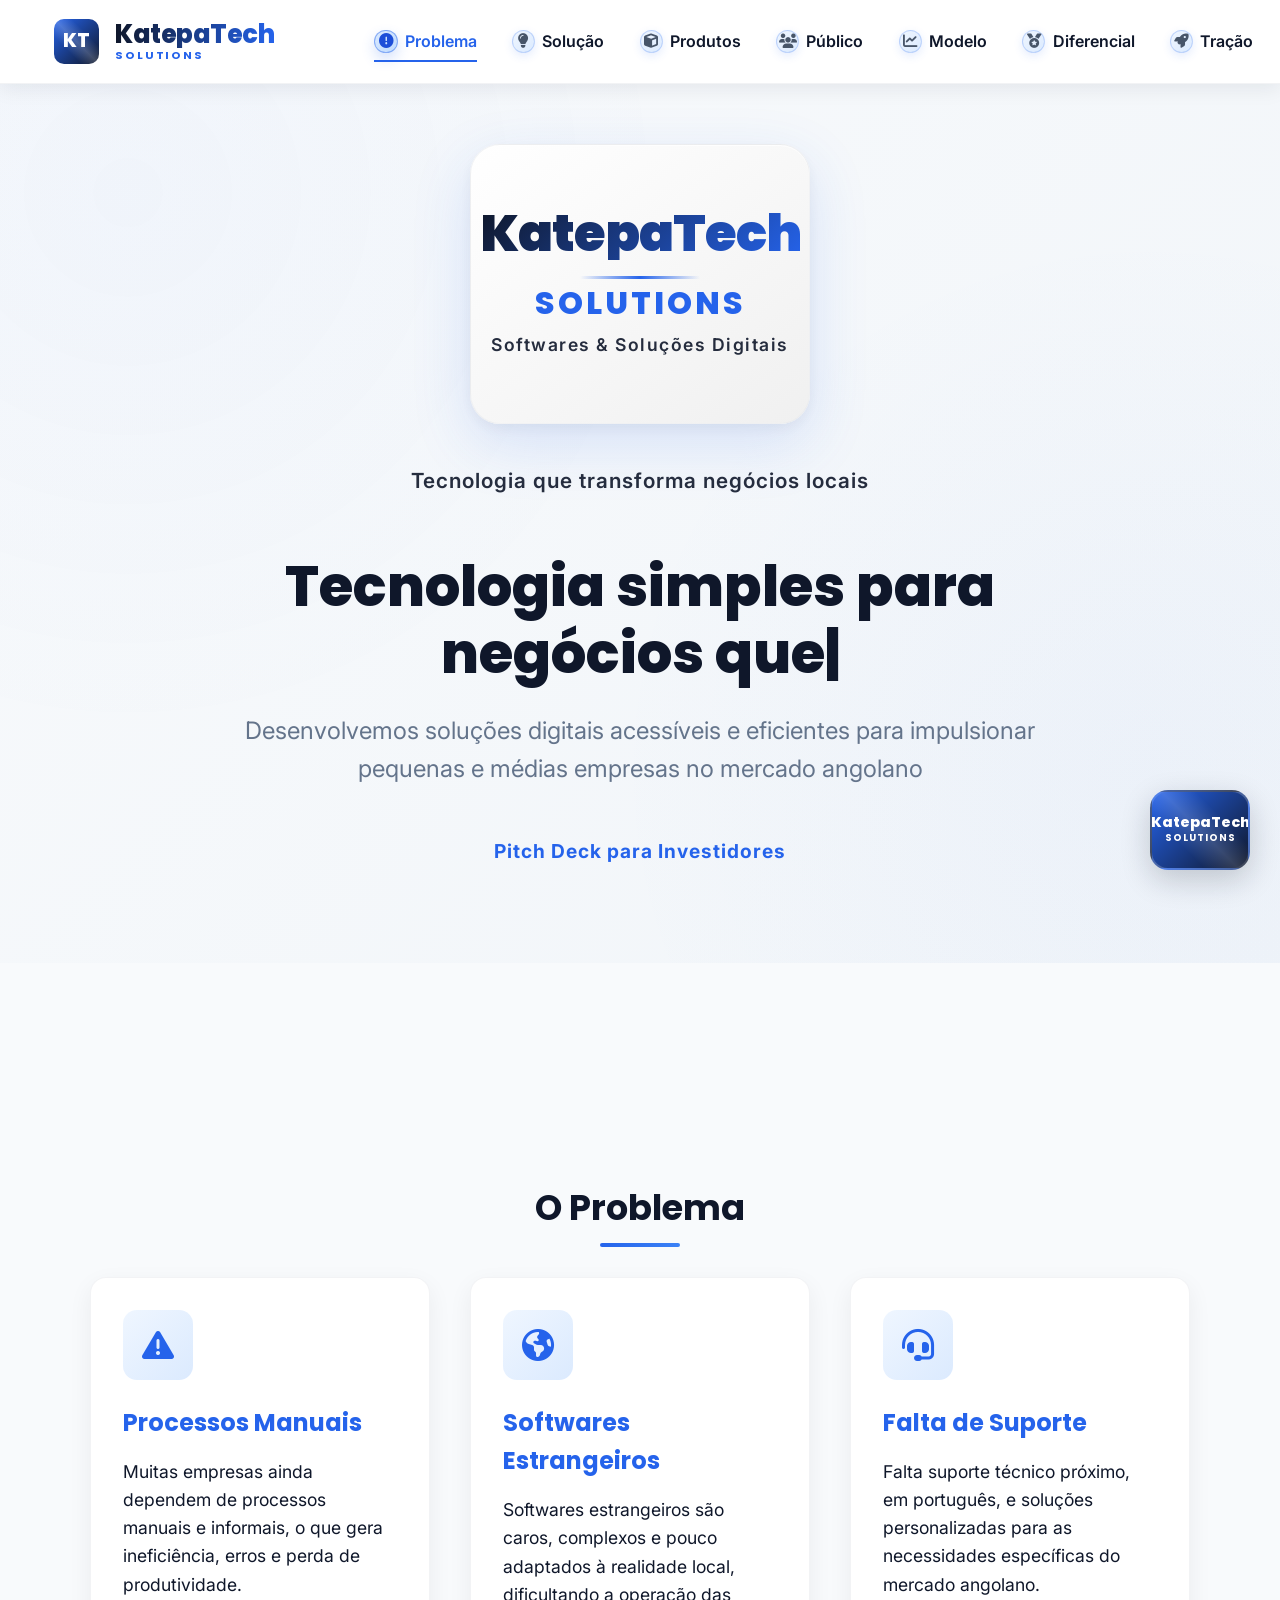
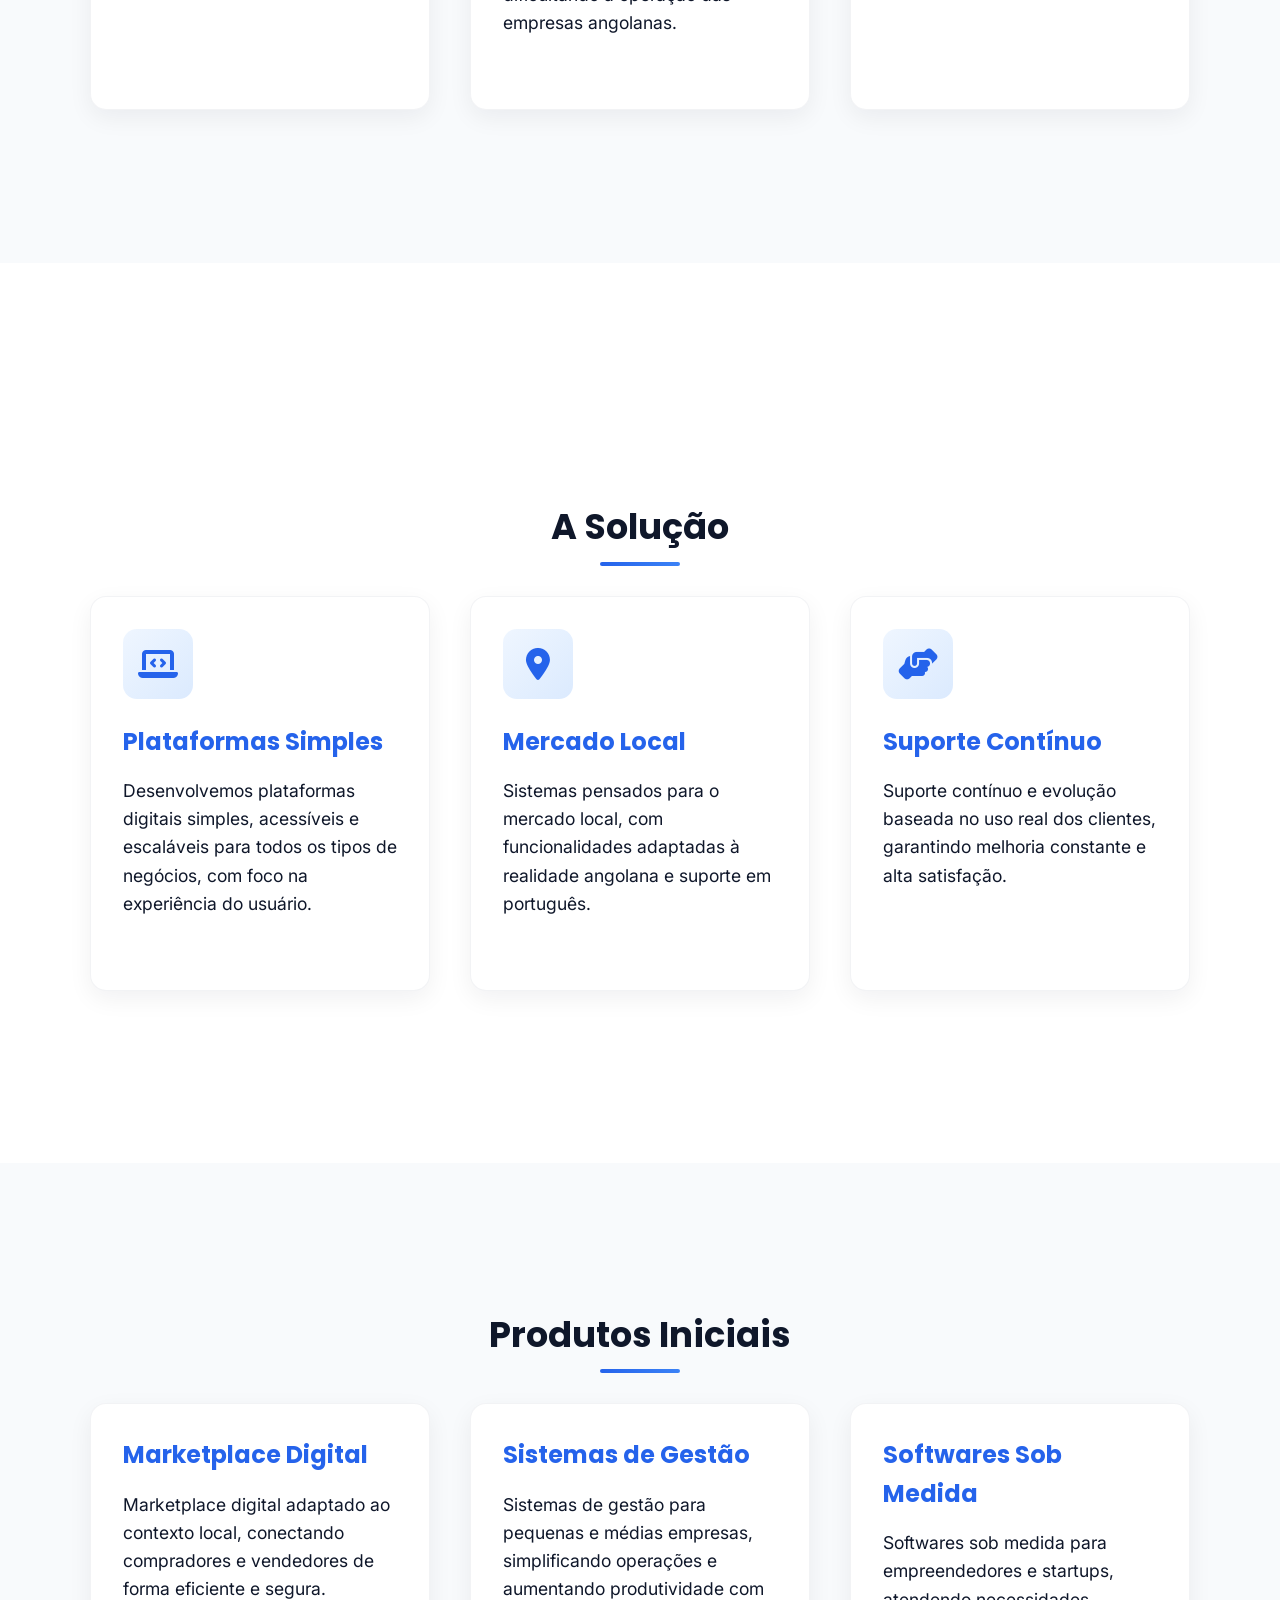
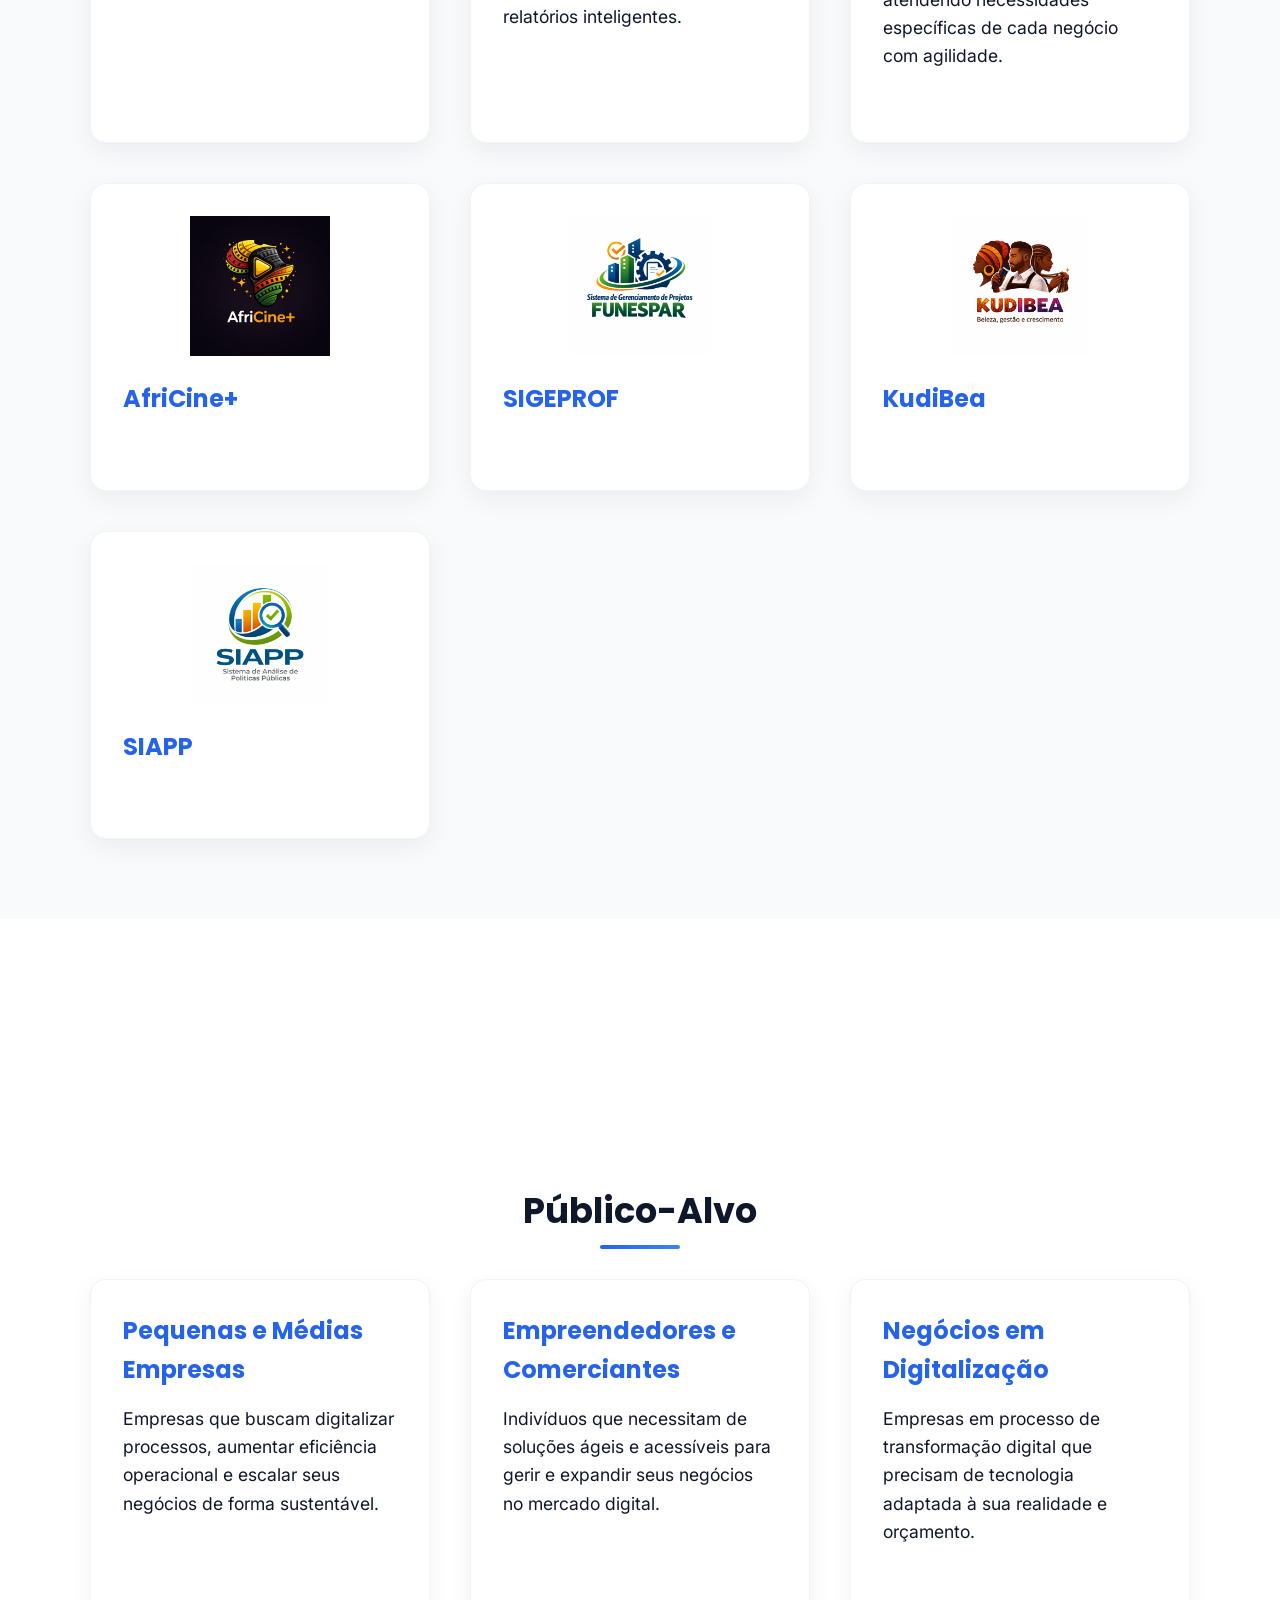
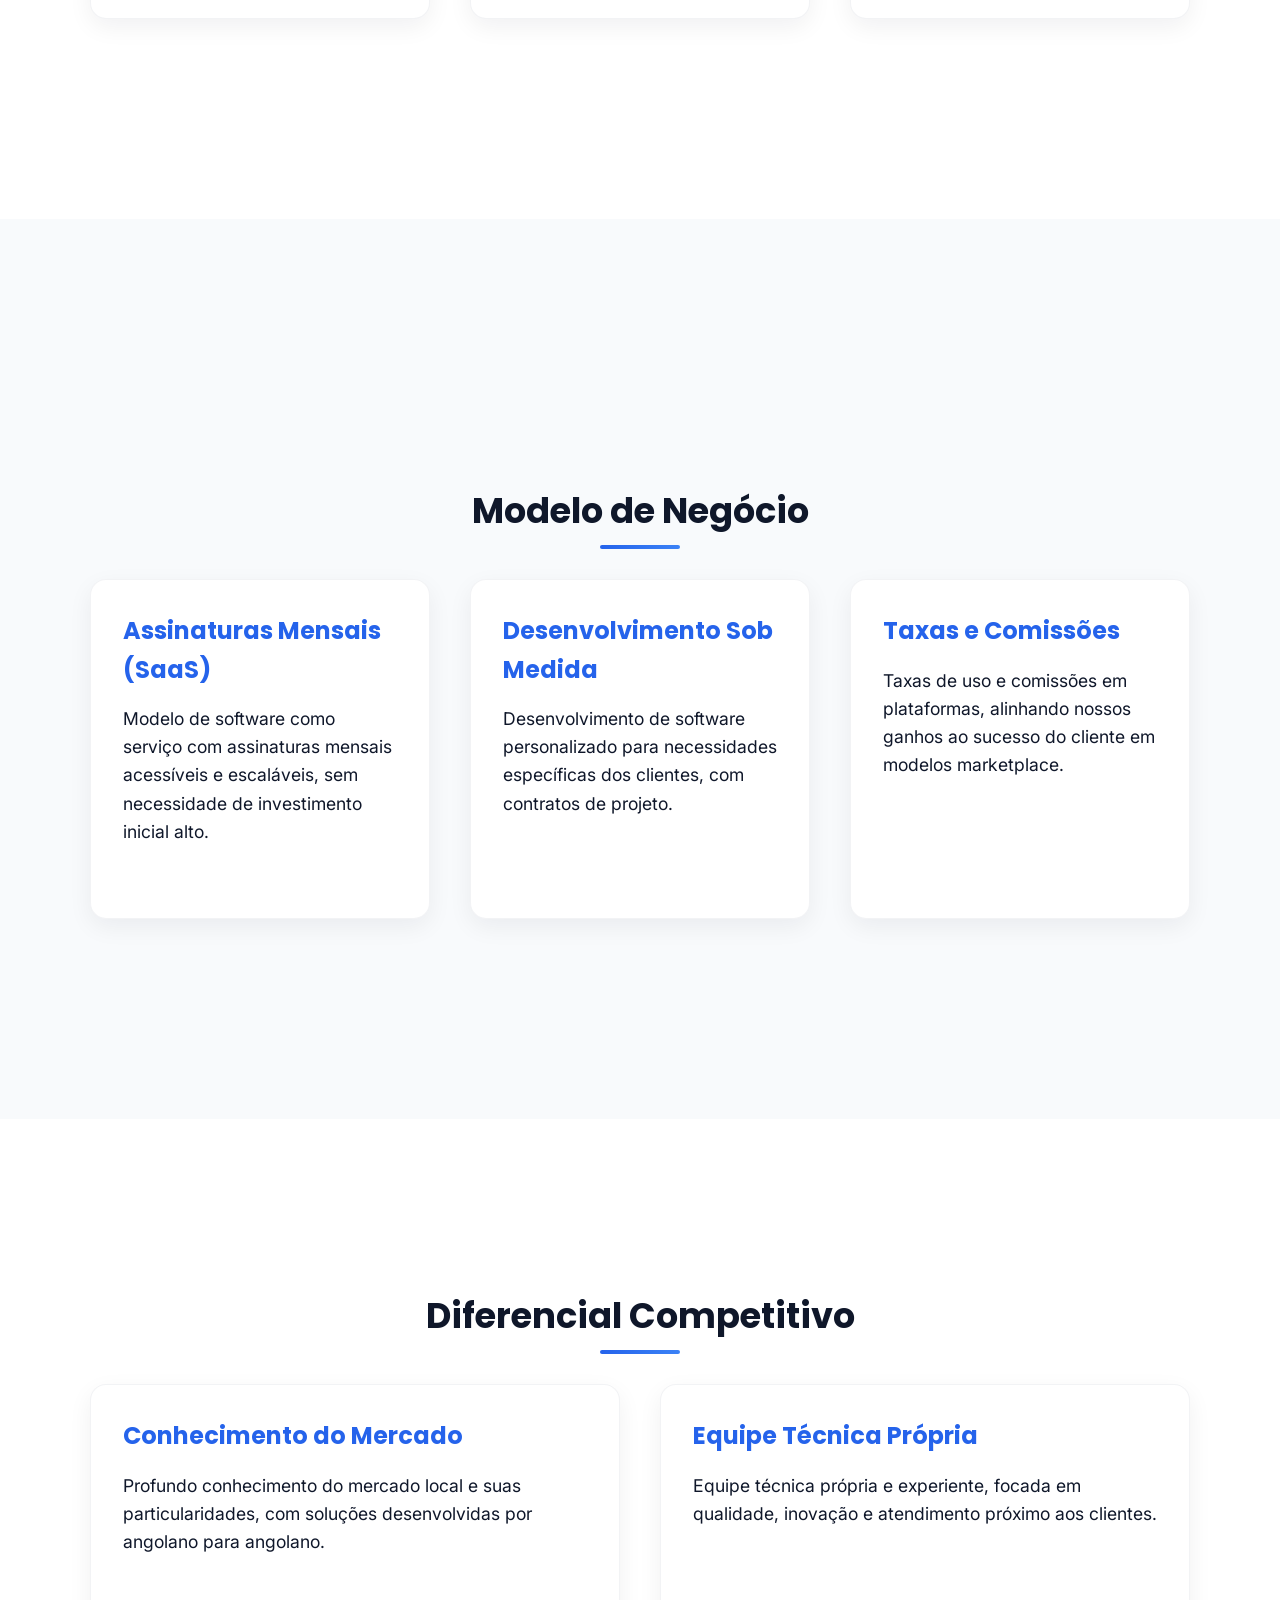
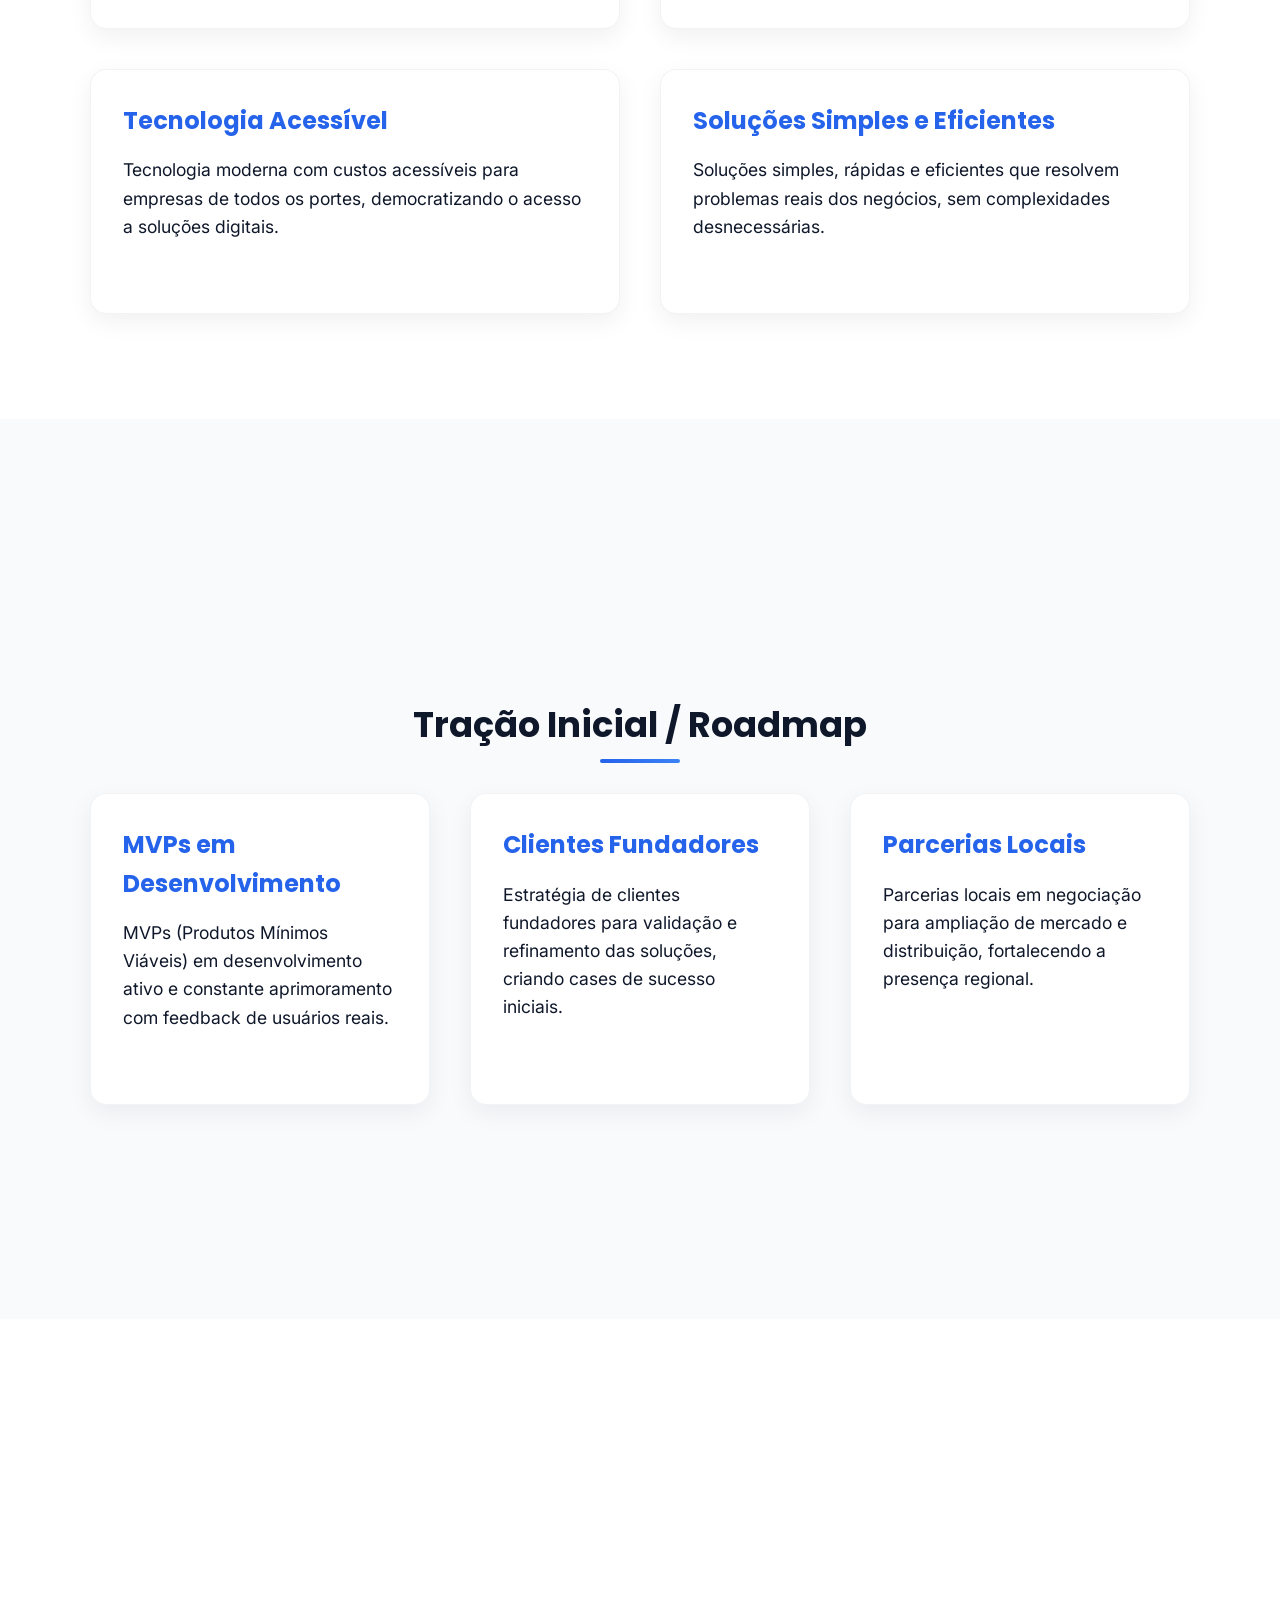
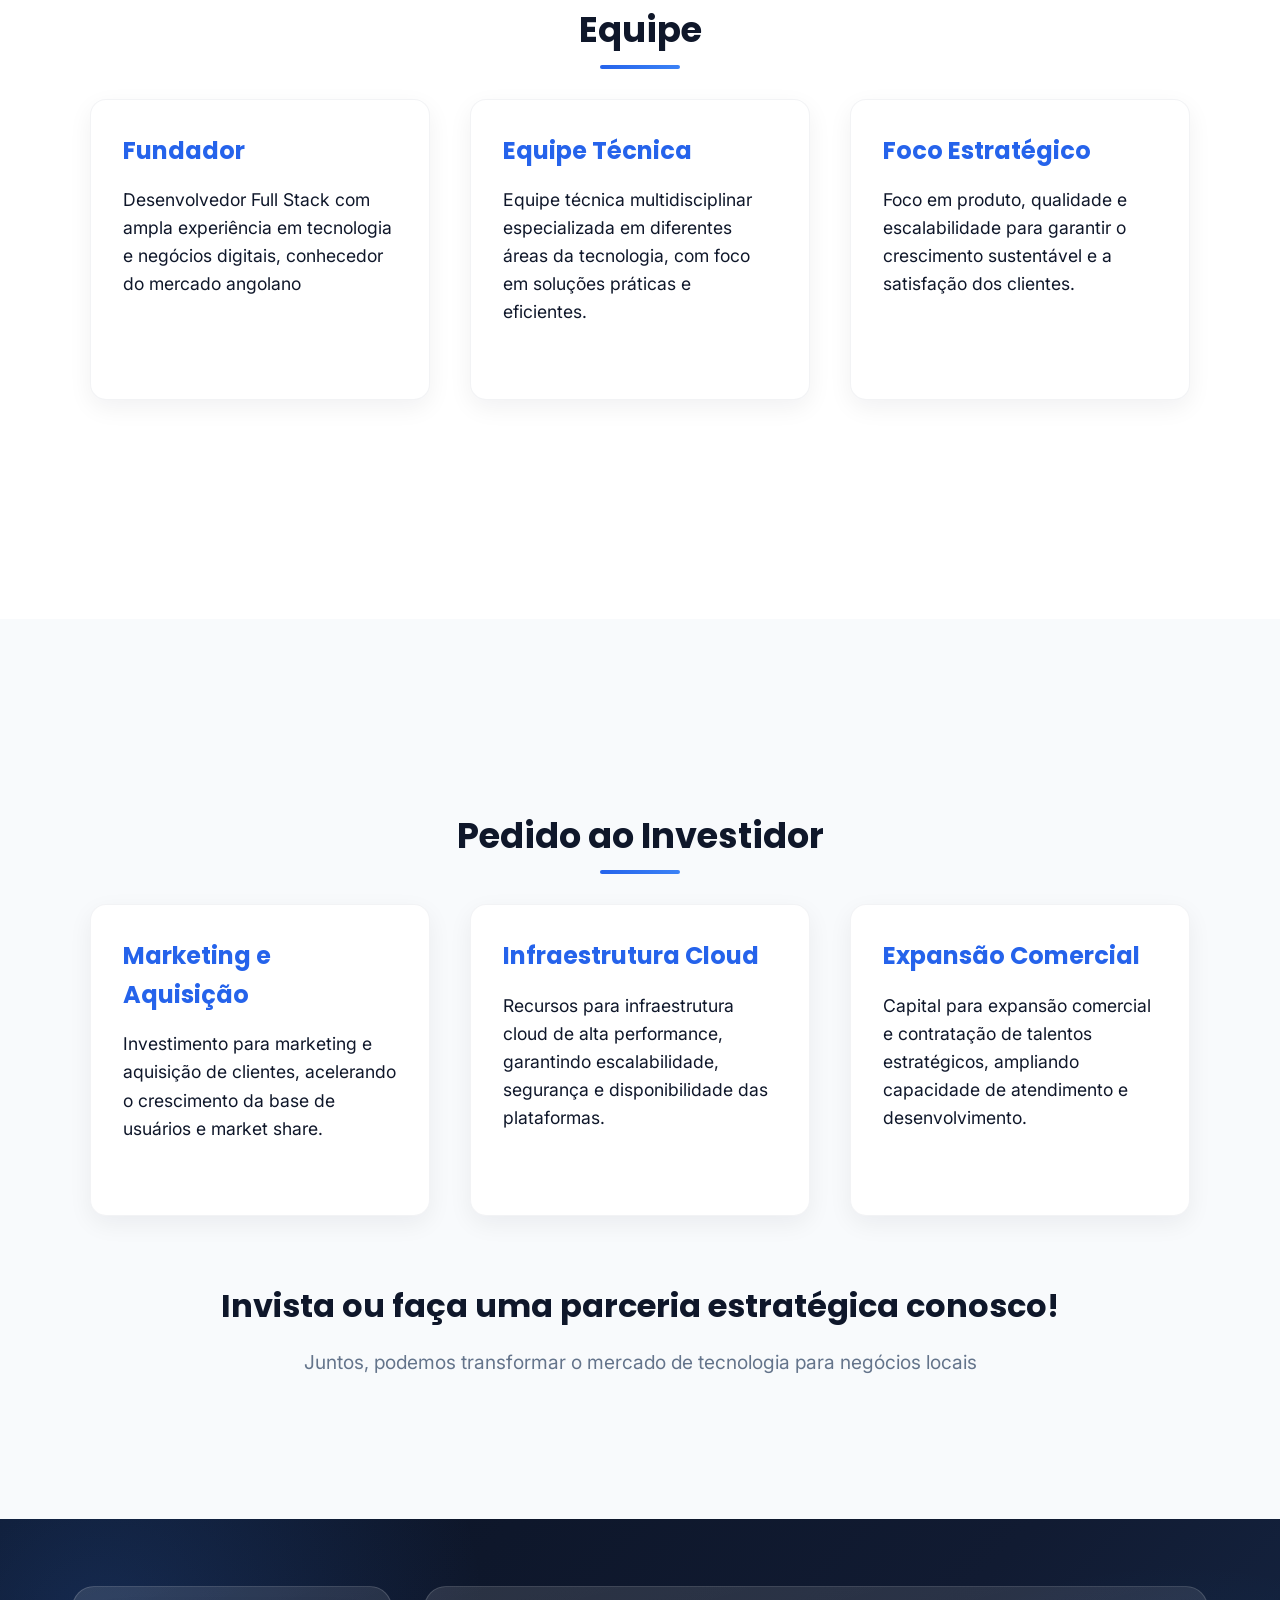
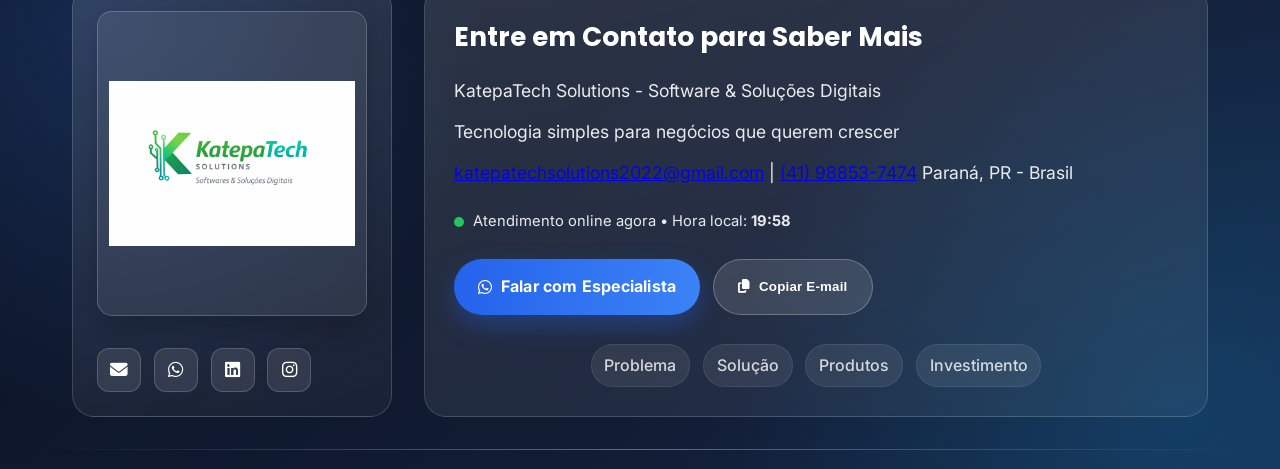
<file: index.html>
<!DOCTYPE html>
<html lang="pt-BR">
<head>
    <meta charset="UTF-8">
    <meta name="viewport" content="width=device-width, initial-scale=1.0">
    <title>KatepaTech Solutions - Tecnologia simples para negócios que querem crescer</title>
    <link rel="preconnect" href="https://fonts.googleapis.com">
    <link rel="preconnect" href="https://fonts.gstatic.com" crossorigin>
    <link href="https://fonts.googleapis.com/css2?family=Poppins:wght@700;800;900&family=Inter:wght@400;500;600;700&display=swap" rel="stylesheet">
    <link rel="stylesheet" href="https://cdnjs.cloudflare.com/ajax/libs/font-awesome/6.4.0/css/all.min.css">
        <link rel="stylesheet" href="css/style.css">
</head>
<body>
    <!-- Barra de progresso -->
    <div class="scroll-progress">
        <div class="progress-bar" id="progressBar"></div>
    </div>
    
    <!-- Navegação -->
    <nav>
        <div class="nav-container">
            <a href="#capa" class="logo-nav">
                <div class="logo-graphic">
                    <span style="font-family: 'Poppins', sans-serif; font-weight: 800; font-size: 1.2rem; color: white;">KT</span>
                </div>
                <div class="logo-text">
                    <span class="logo-text-main">KatepaTech</span>
                    <span class="logo-text-sub">Solutions</span>
                </div>
            </a>
            <div class="nav-links" id="mainNavLinks">
                <a href="#problema"><i class="fas fa-circle-exclamation"></i> Problema</a>
                <a href="#solucao"><i class="fas fa-lightbulb"></i> Solução</a>
                <a href="#produtos"><i class="fas fa-cube"></i> Produtos</a>
                <a href="#publico"><i class="fas fa-users"></i> Público</a>
                <a href="#modelo"><i class="fas fa-chart-line"></i> Modelo</a>
                <a href="#diferencial"><i class="fas fa-medal"></i> Diferencial</a>
                <a href="#tracao"><i class="fas fa-rocket"></i> Tração</a>
                <a href="#equipe"><i class="fas fa-user-tie"></i> Equipe</a>
                <a href="#pedido"><i class="fas fa-handshake"></i> Investimento</a>
            </div>
            <button class="mobile-menu-btn" type="button" aria-label="Abrir menu" aria-controls="mainNavLinks" aria-expanded="false">
                <i class="fas fa-bars"></i>
            </button>
        </div>
    </nav>
    <button class="nav-backdrop" id="navBackdrop" type="button" aria-label="Fechar menu"></button>
    
    <!-- Logo flutuante -->
    <div class="floating-logo" id="floatingLogo">
        <div class="floating-logo-top">KatepaTech</div>
        <div class="floating-logo-bottom">SOLUTIONS</div>
    </div>
    
    <!-- Slide 1 - Capa -->
    <section id="capa" class="slide capa">
        <div class="capa-content">
            <div class="logo-hero-container">
                <div class="logo-hero">
                    <div class="logo-hero-top">KatepaTech</div>
                    <div class="logo-hero-divider"></div>
                    <div class="logo-hero-middle">SOLUTIONS</div>
                    <div class="logo-hero-bottom">Softwares & Soluções Digitais</div>
                    <div class="logo-hero-glow"></div>
                </div>
                <div class="hero-tagline">Tecnologia que transforma negócios locais</div>
            </div>
            
            <h1 class="fade-in">Tecnologia simples para negócios que querem crescer</h1>
            <p class="subtitulo fade-in delay-1">Desenvolvemos soluções digitais acessíveis e eficientes para impulsionar pequenas e médias empresas no mercado angolano</p>
            <p class="rodape fade-in delay-2">Pitch Deck para Investidores</p>
        </div>
    </section>
    
    <!-- Slide 2 - O Problema -->
    <section id="problema" class="slide">
        <div class="container">
            <div class="slide-content">
                <h2 class="fade-in">O Problema</h2>
                <div class="grid-3">
                    <div class="problema-item fade-in delay-1">
                        <i class="fas fa-exclamation-triangle"></i>
                        <h3>Processos Manuais</h3>
                        <p>Muitas empresas ainda dependem de processos manuais e informais, o que gera ineficiência, erros e perda de produtividade.</p>
                    </div>
                    <div class="problema-item fade-in delay-2">
                        <i class="fas fa-globe-americas"></i>
                        <h3>Softwares Estrangeiros</h3>
                        <p>Softwares estrangeiros são caros, complexos e pouco adaptados à realidade local, dificultando a operação das empresas angolanas.</p>
                    </div>
                    <div class="problema-item fade-in delay-3">
                        <i class="fas fa-headset"></i>
                        <h3>Falta de Suporte</h3>
                        <p>Falta suporte técnico próximo, em português, e soluções personalizadas para as necessidades específicas do mercado angolano.</p>
                    </div>
                </div>
            </div>
        </div>
    </section>
    
    <!-- Slide 3 - A Solução -->
    <section id="solucao" class="slide">
        <div class="container">
            <div class="slide-content">
                <h2 class="fade-in">A Solução</h2>
                <div class="grid-3">
                    <div class="solucao-item fade-in delay-1">
                        <i class="fas fa-laptop-code"></i>
                        <h3>Plataformas Simples</h3>
                        <p>Desenvolvemos plataformas digitais simples, acessíveis e escaláveis para todos os tipos de negócios, com foco na experiência do usuário.</p>
                    </div>
                    <div class="solucao-item fade-in delay-2">
                        <i class="fas fa-map-marker-alt"></i>
                        <h3>Mercado Local</h3>
                        <p>Sistemas pensados para o mercado local, com funcionalidades adaptadas à realidade angolana e suporte em português.</p>
                    </div>
                    <div class="solucao-item fade-in delay-3">
                        <i class="fas fa-hands-helping"></i>
                        <h3>Suporte Contínuo</h3>
                        <p>Suporte contínuo e evolução baseada no uso real dos clientes, garantindo melhoria constante e alta satisfação.</p>
                    </div>
                </div>
            </div>
        </div>
    </section>
    
    <!-- Slide 4 - Produtos Iniciais -->
    <section id="produtos" class="slide">
        <div class="container">
            <div class="slide-content">
                <h2 class="fade-in">Produtos Iniciais</h2>
                <div class="grid-3">
                    <div class="produto-item fade-in delay-1">
                        <h3>Marketplace Digital</h3>
                        <p>Marketplace digital adaptado ao contexto local, conectando compradores e vendedores de forma eficiente e segura.</p>
                    </div>
                    <div class="produto-item fade-in delay-2">
                        <h3>Sistemas de Gestão</h3>
                        <p>Sistemas de gestão para pequenas e médias empresas, simplificando operações e aumentando produtividade com relatórios inteligentes.</p>
                    </div>
                    <div class="produto-item fade-in delay-3">
                        <h3>Softwares Sob Medida</h3>
                        <p>Softwares sob medida para empreendedores e startups, atendendo necessidades específicas de cada negócio com agilidade.</p>
                    </div>
                    <div class="produto-item fade-in delay-1">
                        <img src="assets/images/AfriCine+.png" alt="AfriCine+" class="produto-logo">
                        <h3>AfriCine+</h3>
                    </div>
                    <div class="produto-item fade-in delay-2">
                        <img src="assets/images/logofunespar.png" alt="Funespar" class="produto-logo">
                        <h3>SIGEPROF</h3>
                    </div>
                    <div class="produto-item fade-in delay-3">
                        <img src="assets/images/logokudibea.png" alt="KudiBea" class="produto-logo">
                        <h3>KudiBea</h3>
                    </div>
                    <div class="produto-item fade-in delay-4">
                        <img src="assets/images/siapp1.png" alt="SIAPP" class="produto-logo">
                        <h3>SIAPP</h3>
                    </div>
                </div>
            </div>
        </div>
    </section>
    
    <!-- Slide 5 - Público-Alvo -->
    <section id="publico" class="slide">
        <div class="container">
            <div class="slide-content">
                <h2 class="fade-in">Público-Alvo</h2>
                <div class="grid-3">
                    <div class="publico-item fade-in delay-1">
                        <h3>Pequenas e Médias Empresas</h3>
                        <p>Empresas que buscam digitalizar processos, aumentar eficiência operacional e escalar seus negócios de forma sustentável.</p>
                    </div>
                    <div class="publico-item fade-in delay-2">
                        <h3>Empreendedores e Comerciantes</h3>
                        <p>Indivíduos que necessitam de soluções ágeis e acessíveis para gerir e expandir seus negócios no mercado digital.</p>
                    </div>
                    <div class="publico-item fade-in delay-3">
                        <h3>Negócios em Digitalização</h3>
                        <p>Empresas em processo de transformação digital que precisam de tecnologia adaptada à sua realidade e orçamento.</p>
                    </div>
                </div>
            </div>
        </div>
    </section>
    
    <!-- Slide 6 - Modelo de Negócio -->
    <section id="modelo" class="slide">
        <div class="container">
            <div class="slide-content">
                <h2 class="fade-in">Modelo de Negócio</h2>
                <div class="grid-3">
                    <div class="modelo-item fade-in delay-1">
                        <h3>Assinaturas Mensais (SaaS)</h3>
                        <p>Modelo de software como serviço com assinaturas mensais acessíveis e escaláveis, sem necessidade de investimento inicial alto.</p>
                    </div>
                    <div class="modelo-item fade-in delay-2">
                        <h3>Desenvolvimento Sob Medida</h3>
                        <p>Desenvolvimento de software personalizado para necessidades específicas dos clientes, com contratos de projeto.</p>
                    </div>
                    <div class="modelo-item fade-in delay-3">
                        <h3>Taxas e Comissões</h3>
                        <p>Taxas de uso e comissões em plataformas, alinhando nossos ganhos ao sucesso do cliente em modelos marketplace.</p>
                    </div>
                </div>
            </div>
        </div>
    </section>
    
    <!-- Slide 7 - Diferencial Competitivo -->
    <section id="diferencial" class="slide">
        <div class="container">
            <div class="slide-content">
                <h2 class="fade-in">Diferencial Competitivo</h2>
                <div class="grid-2">
                    <div class="diferencial-item fade-in delay-1">
                        <h3>Conhecimento do Mercado</h3>
                        <p>Profundo conhecimento do mercado local e suas particularidades, com soluções desenvolvidas por angolano para angolano.</p>
                    </div>
                    <div class="diferencial-item fade-in delay-2">
                        <h3>Equipe Técnica Própria</h3>
                        <p>Equipe técnica própria e experiente, focada em qualidade, inovação e atendimento próximo aos clientes.</p>
                    </div>
                    <div class="diferencial-item fade-in delay-3">
                        <h3>Tecnologia Acessível</h3>
                        <p>Tecnologia moderna com custos acessíveis para empresas de todos os portes, democratizando o acesso a soluções digitais.</p>
                    </div>
                    <div class="diferencial-item fade-in delay-4">
                        <h3>Soluções Simples e Eficientes</h3>
                        <p>Soluções simples, rápidas e eficientes que resolvem problemas reais dos negócios, sem complexidades desnecessárias.</p>
                    </div>
                </div>
            </div>
        </div>
    </section>
    
    <!-- Slide 8 - Tração Inicial / Roadmap -->
    <section id="tracao" class="slide">
        <div class="container">
            <div class="slide-content">
                <h2 class="fade-in">Tração Inicial / Roadmap</h2>
                <div class="grid-3">
                    <div class="tracao-item fade-in delay-1">
                        <h3>MVPs em Desenvolvimento</h3>
                        <p>MVPs (Produtos Mínimos Viáveis) em desenvolvimento ativo e constante aprimoramento com feedback de usuários reais.</p>
                    </div>
                    <div class="tracao-item fade-in delay-2">
                        <h3>Clientes Fundadores</h3>
                        <p>Estratégia de clientes fundadores para validação e refinamento das soluções, criando cases de sucesso iniciais.</p>
                    </div>
                    <div class="tracao-item fade-in delay-3">
                        <h3>Parcerias Locais</h3>
                        <p>Parcerias locais em negociação para ampliação de mercado e distribuição, fortalecendo a presença regional.</p>
                    </div>
                </div>
            </div>
        </div>
    </section>
    
    <!-- Slide 9 - Equipe -->
    <section id="equipe" class="slide">
        <div class="container">
            <div class="slide-content">
                <h2 class="fade-in">Equipe</h2>
                <div class="grid-3">
                    <div class="equipe-item fade-in delay-1">
                        <h3>Fundador</h3>
                        <p>Desenvolvedor Full Stack com ampla experiência em tecnologia e negócios digitais, conhecedor do mercado angolano</p>
                    </div>
                    <div class="equipe-item fade-in delay-2">
                        <h3>Equipe Técnica</h3>
                        <p>Equipe técnica multidisciplinar especializada em diferentes áreas da tecnologia, com foco em soluções práticas e eficientes.</p>
                    </div>
                    <div class="equipe-item fade-in delay-3">
                        <h3>Foco Estratégico</h3>
                        <p>Foco em produto, qualidade e escalabilidade para garantir o crescimento sustentável e a satisfação dos clientes.</p>
                    </div>
                </div>
            </div>
        </div>
    </section>
    
    <!-- Slide 10 - Pedido ao Investidor -->
    <section id="pedido" class="slide">
        <div class="container">
            <div class="slide-content">
                <h2 class="fade-in">Pedido ao Investidor</h2>
                <div class="grid-3">
                    <div class="pedido-item fade-in delay-1">
                        <h3>Marketing e Aquisição</h3>
                        <p>Investimento para marketing e aquisição de clientes, acelerando o crescimento da base de usuários e market share.</p>
                    </div>
                    <div class="pedido-item fade-in delay-2">
                        <h3>Infraestrutura Cloud</h3>
                        <p>Recursos para infraestrutura cloud de alta performance, garantindo escalabilidade, segurança e disponibilidade das plataformas.</p>
                    </div>
                    <div class="pedido-item fade-in delay-3">
                        <h3>Expansão Comercial</h3>
                        <p>Capital para expansão comercial e contratação de talentos estratégicos, ampliando capacidade de atendimento e desenvolvimento.</p>
                    </div>
                </div>
                <div style="text-align: center; margin-top: 4rem;">
                    <h3 style="color: var(--azul-escuro); font-size: 2rem;">Invista ou faça uma parceria estratégica conosco!</h3>
                    <p style="font-size: 1.2rem; margin-top: 1rem; color: #64748B;">Juntos, podemos transformar o mercado de tecnologia para negócios locais</p>
                </div>
            </div>
        </div>
    </section>
    
    <!-- Rodapé -->
    <footer class="footer-animate">
        <div class="footer-main">
            <div class="footer-logo">
                <div class="logo-footer">
                    <img src="assets/images/KatepaTechSoluctions.png" alt="KatepaTech Solutions">
                </div>
                <div class="footer-social">
                    <a href="mailto:katepatechsolutions2022@gmail.com" title="E-mail" target="_blank" rel="noopener"><i class="fas fa-envelope"></i></a>
                    <a href="https://wa.me/5541988537474" title="WhatsApp" target="_blank" rel="noopener"><i class="fab fa-whatsapp"></i></a>
                    <a href="https://www.linkedin.com/company/katepatech" title="LinkedIn" target="_blank" rel="noopener"><i class="fab fa-linkedin"></i></a>
                    <a href="https://www.instagram.com/katepatech" title="Instagram" target="_blank" rel="noopener"><i class="fab fa-instagram"></i></a>
                </div>
            </div>
            <div class="footer-content">
                <h3>Entre em Contato para Saber Mais</h3>
                <p>KatepaTech Solutions - Software & Soluções Digitais</p>
                <p>Tecnologia simples para negócios que querem crescer</p>
                <p><a href="mailto:katepatechsolutions2022@gmail.com">katepatechsolutions2022@gmail.com</a> | <a href="https://wa.me/5541988537474" target="_blank" rel="noopener">(41) 98853-7474</a> Paraná, PR - Brasil</p>
                <div class="footer-status">
                    <span class="status-dot"></span>
                    <span>Atendimento online agora • Hora local: <strong id="footerTime">--:--</strong></span>
                </div>
                <div class="footer-actions">
                    <a href="https://wa.me/5541988537474?text=Ol%C3%A1%2C%20quero%20saber%20mais%20sobre%20as%20solu%C3%A7%C3%B5es%20da%20KatepaTech." class="contato-btn" target="_blank" rel="noopener">
                        <i class="fab fa-whatsapp"></i> Falar com Especialista
                    </a>
                    <button class="copy-email-btn" id="copyEmailBtn" data-email="katepatechsolutions2022@gmail.com">
                        <i class="fas fa-copy"></i> Copiar E-mail
                    </button>
                </div>
                <div class="footer-links">
                    <a href="#problema">Problema</a>
                    <a href="#solucao">Solução</a>
                    <a href="#produtos">Produtos</a>
                    <a href="#pedido">Investimento</a>
                </div>
            </div>
        </div>
        <div class="footer-divider"></div>
        <div class="footer-bottom">
            <span>&copy;2026 KatepaTech Solutions. Todos os direitos reservados.</span>
        </div>
    </footer>
    
        <script src="js/script.js"></script>
</body>
</html>
</file>
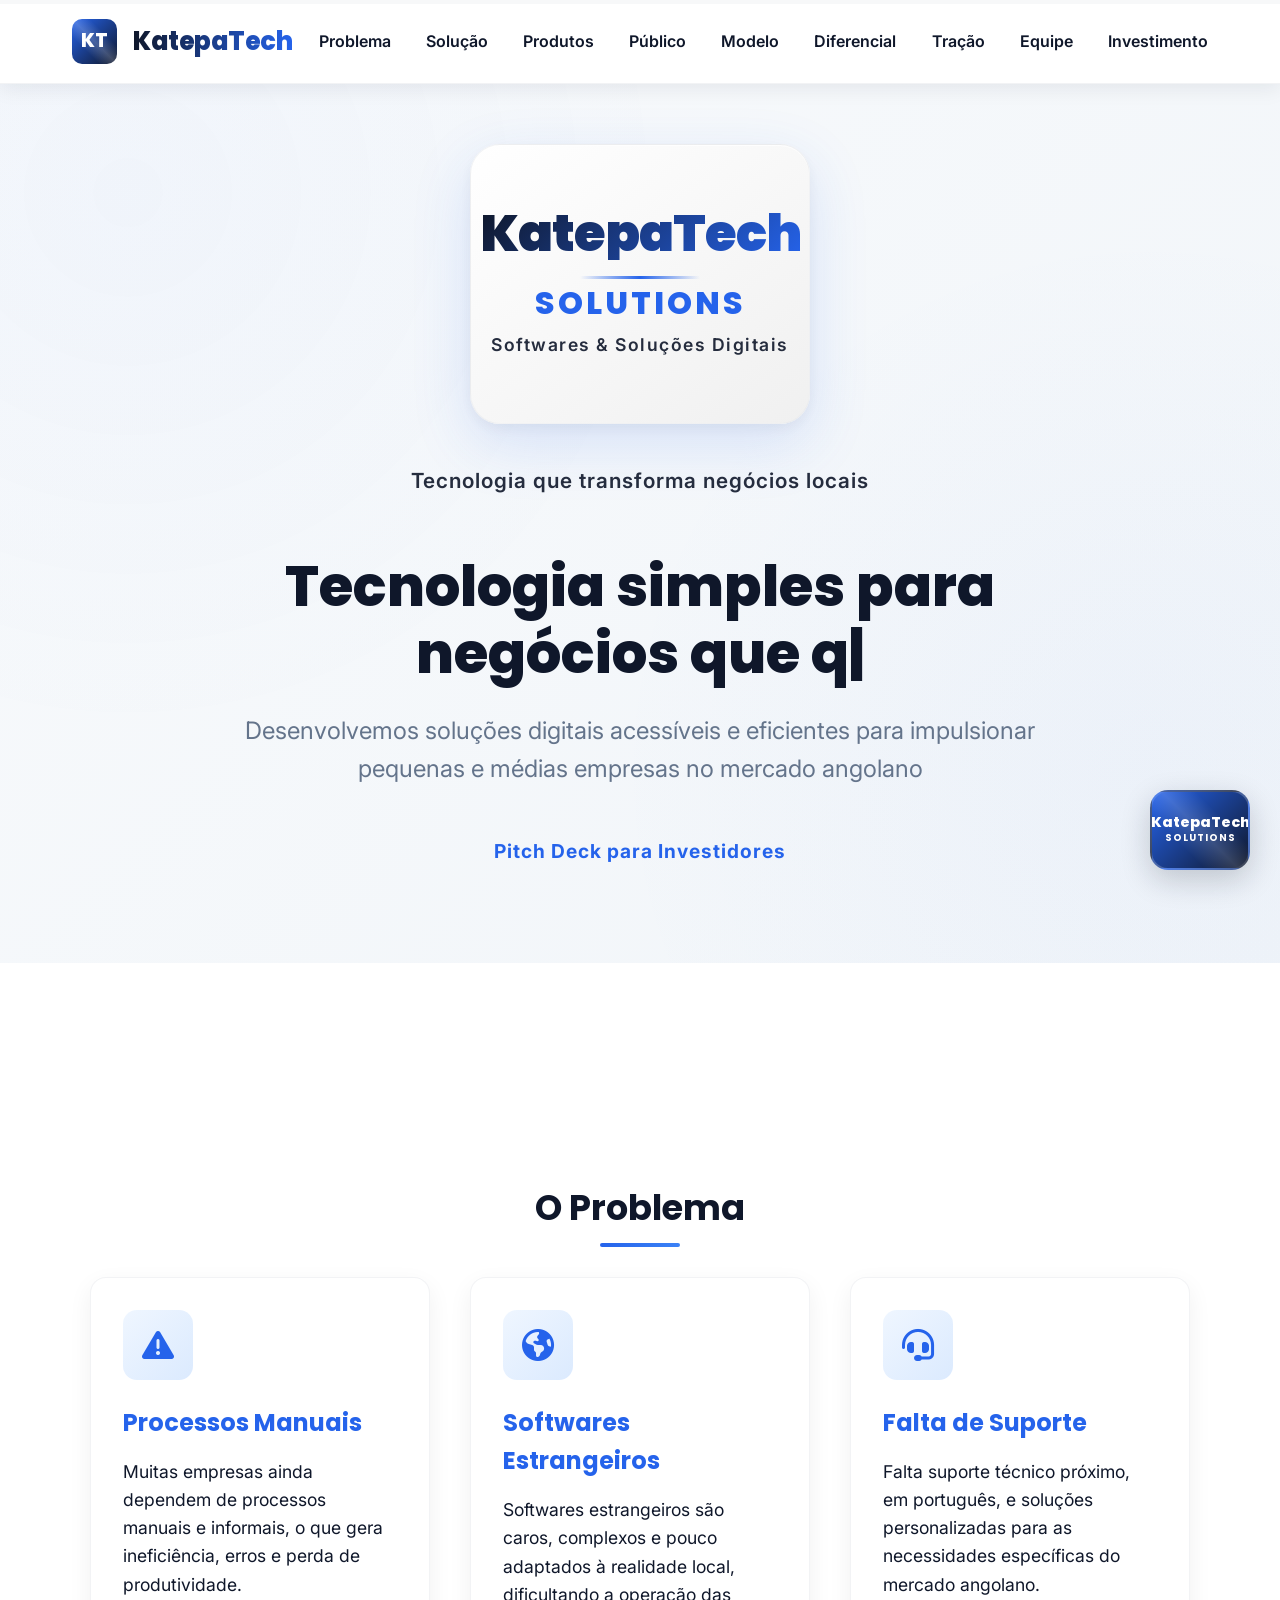
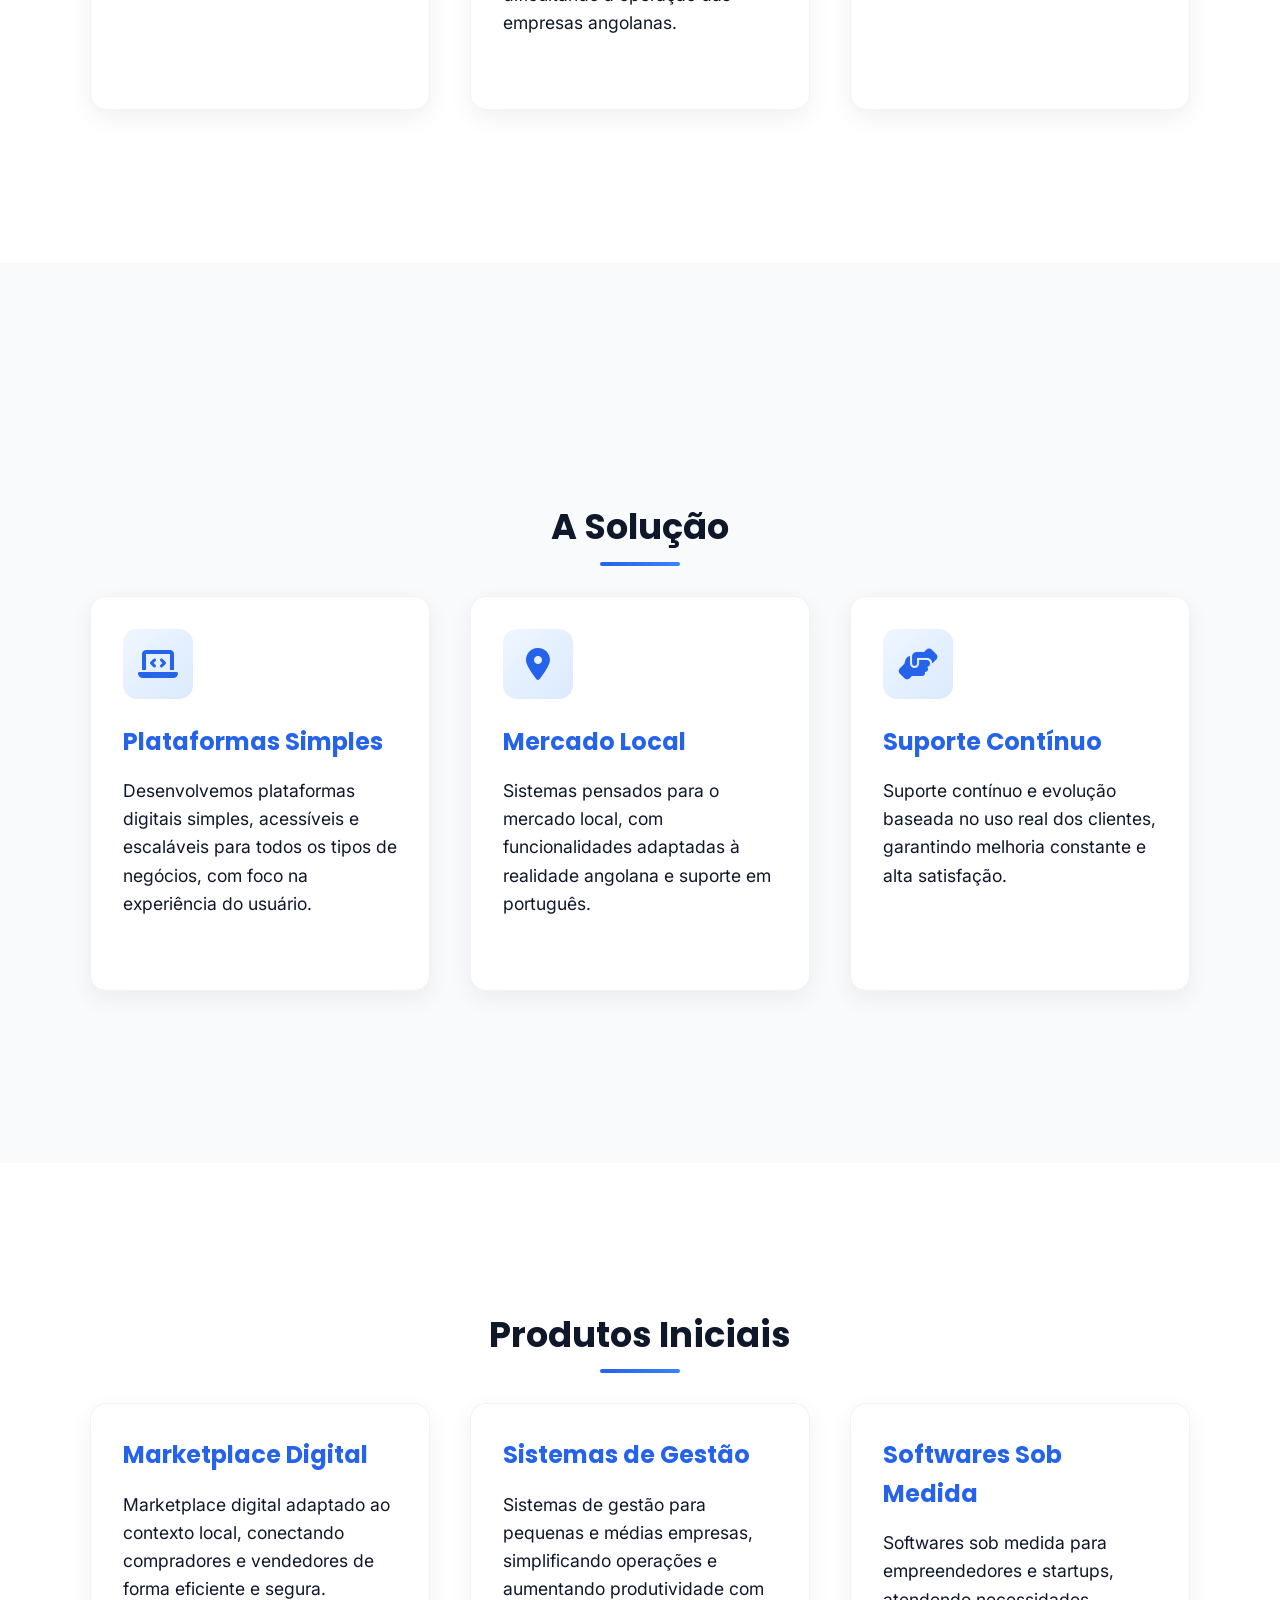
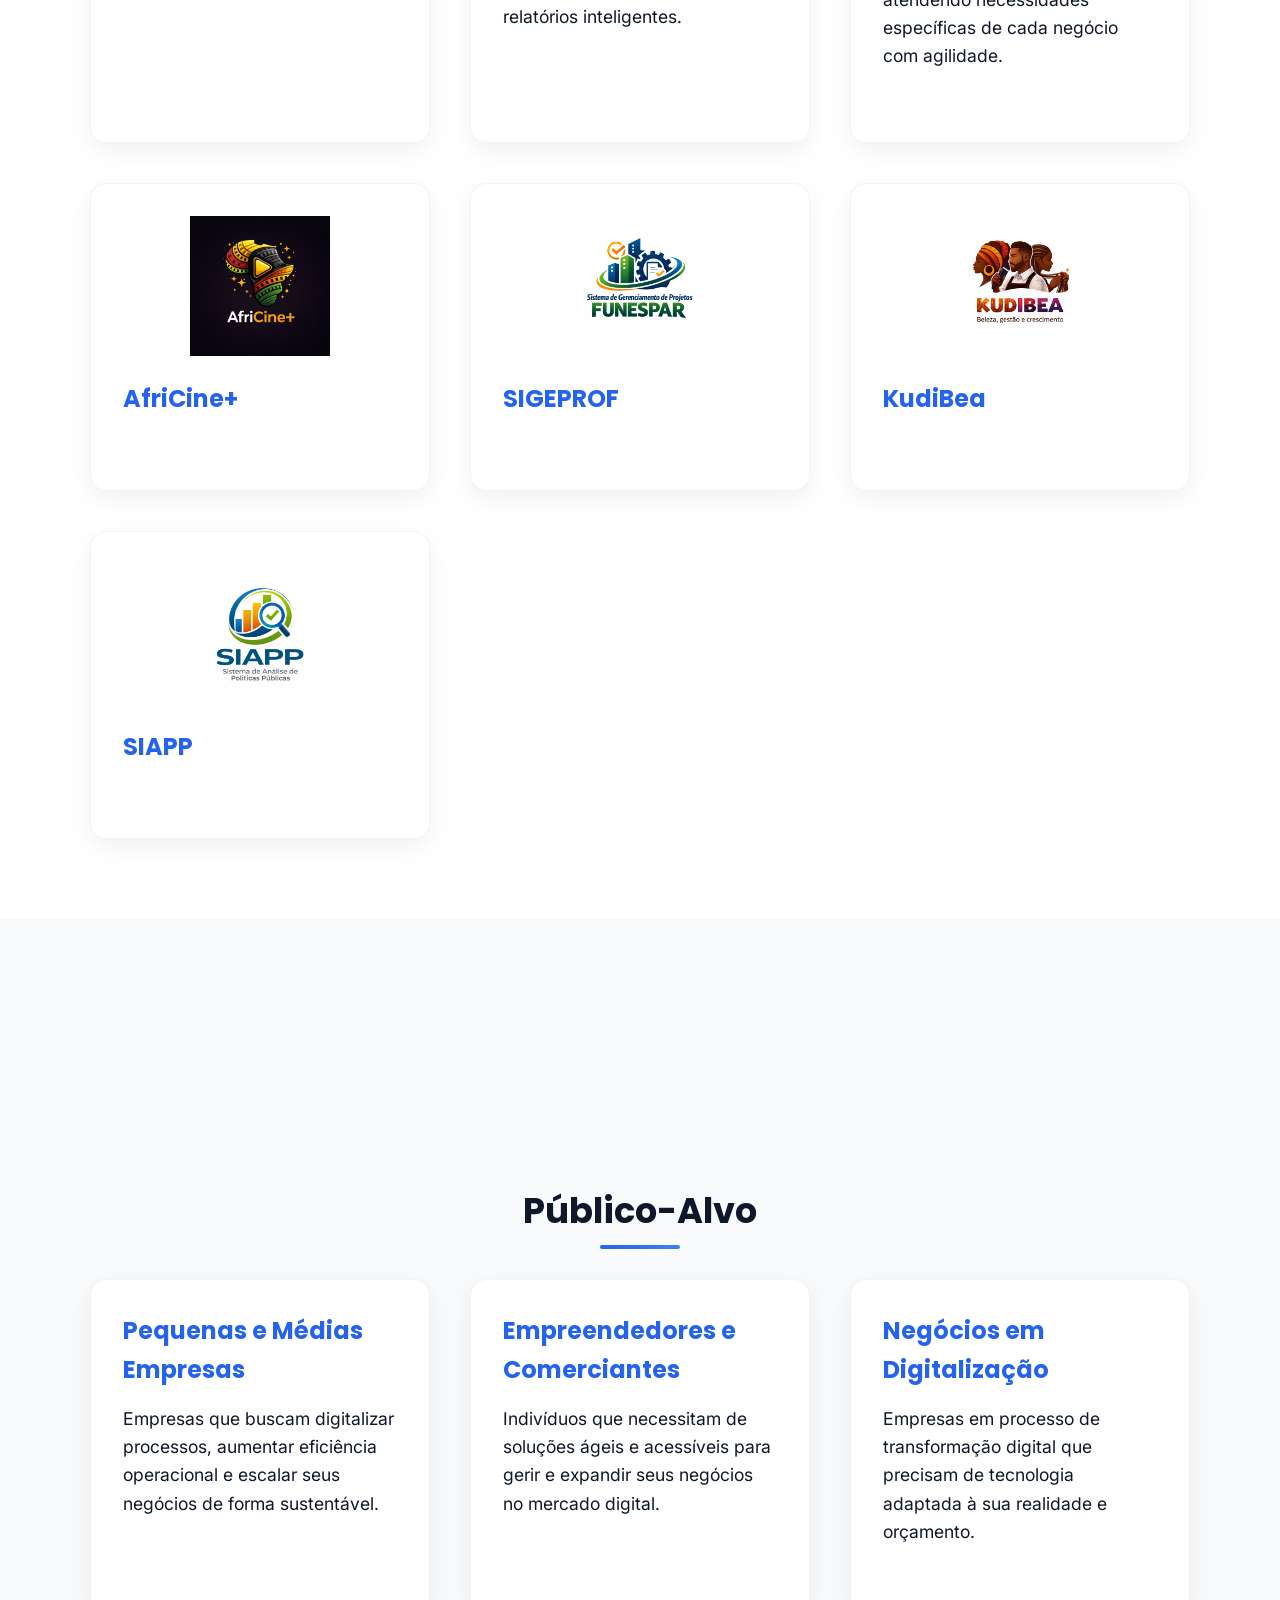
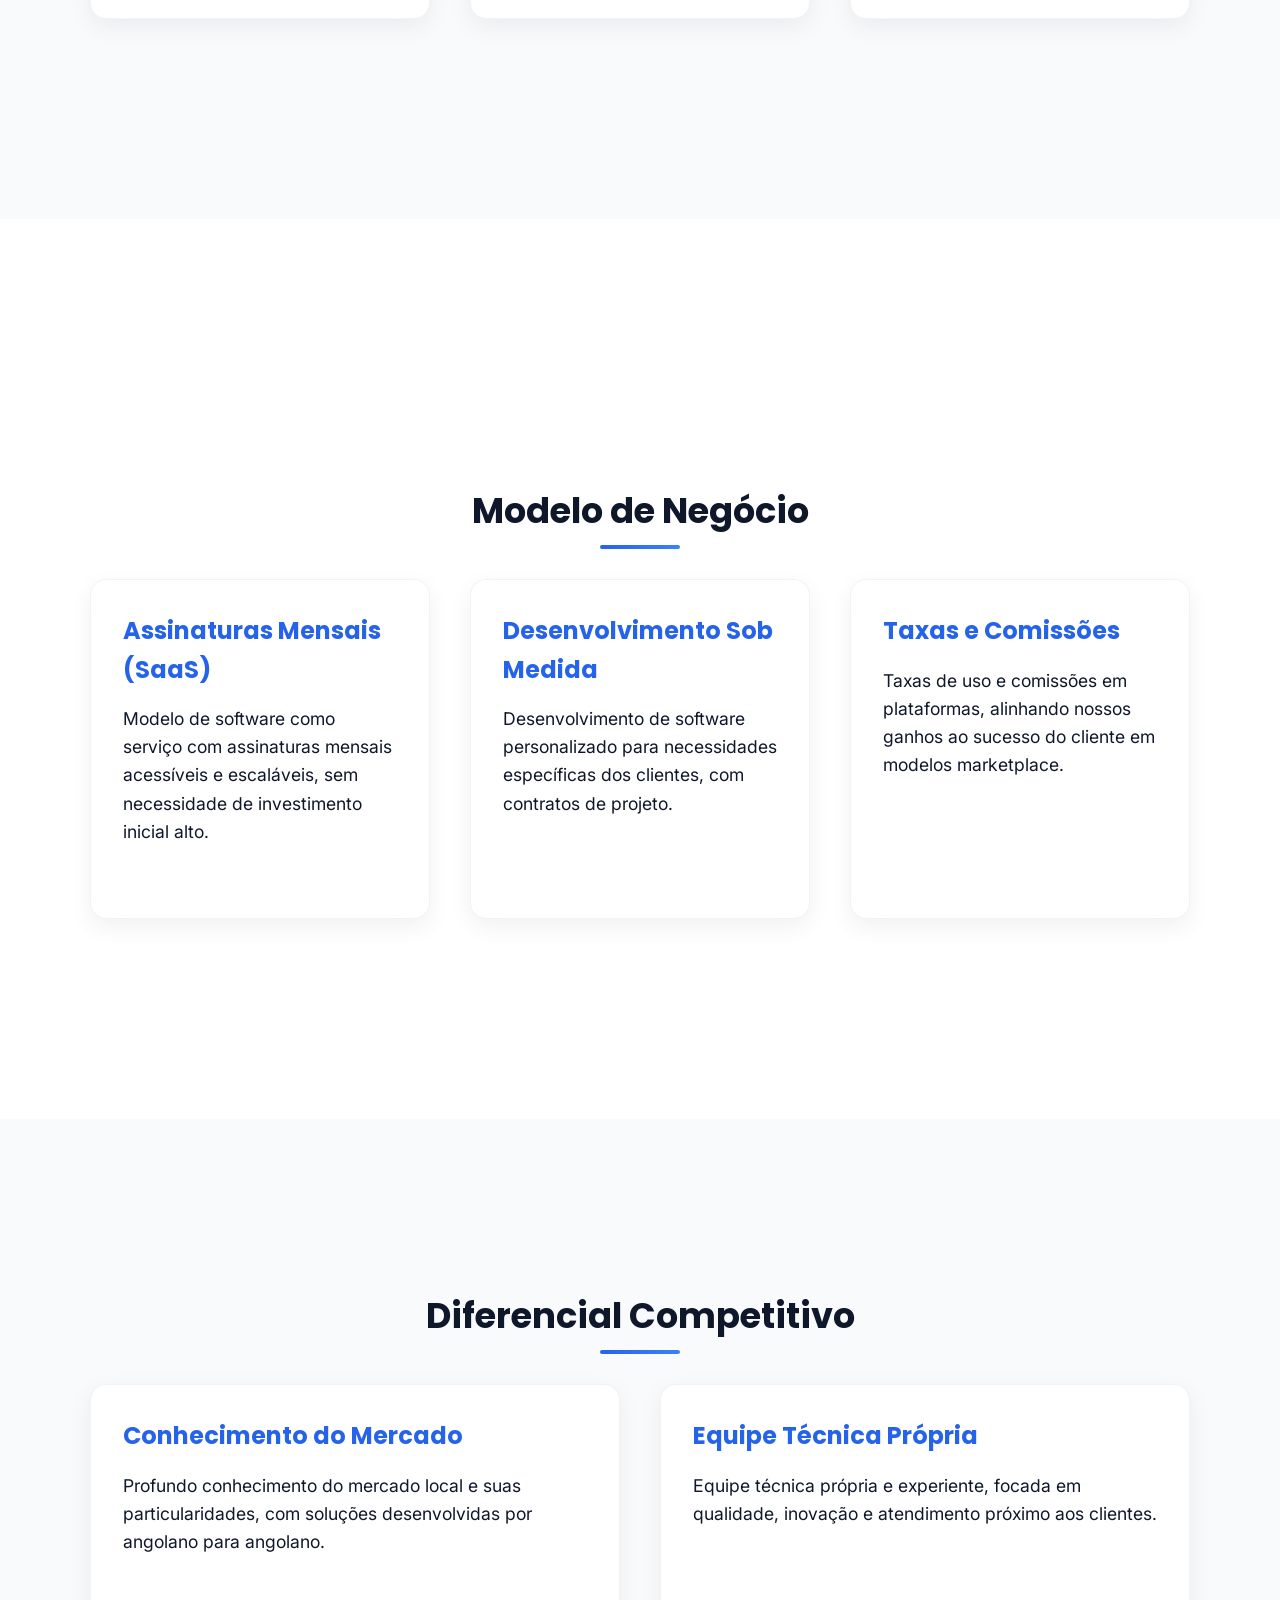
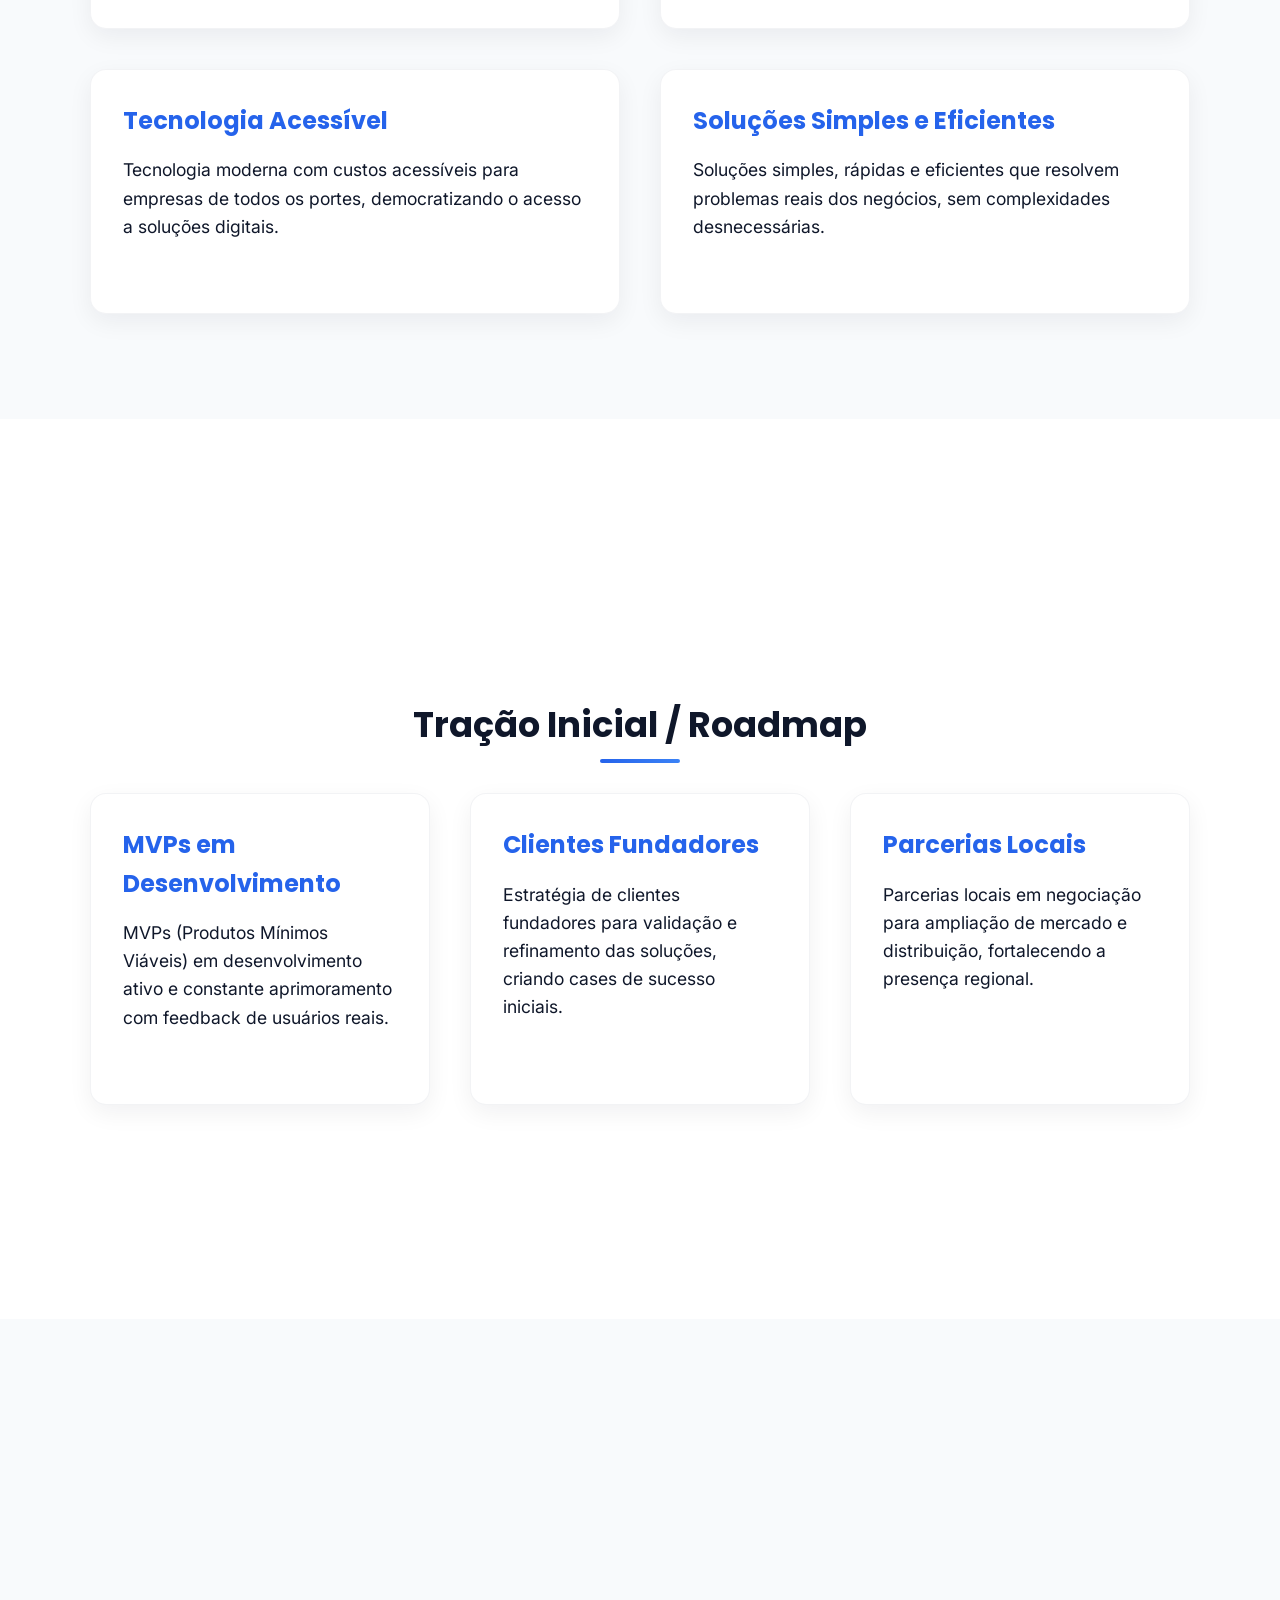
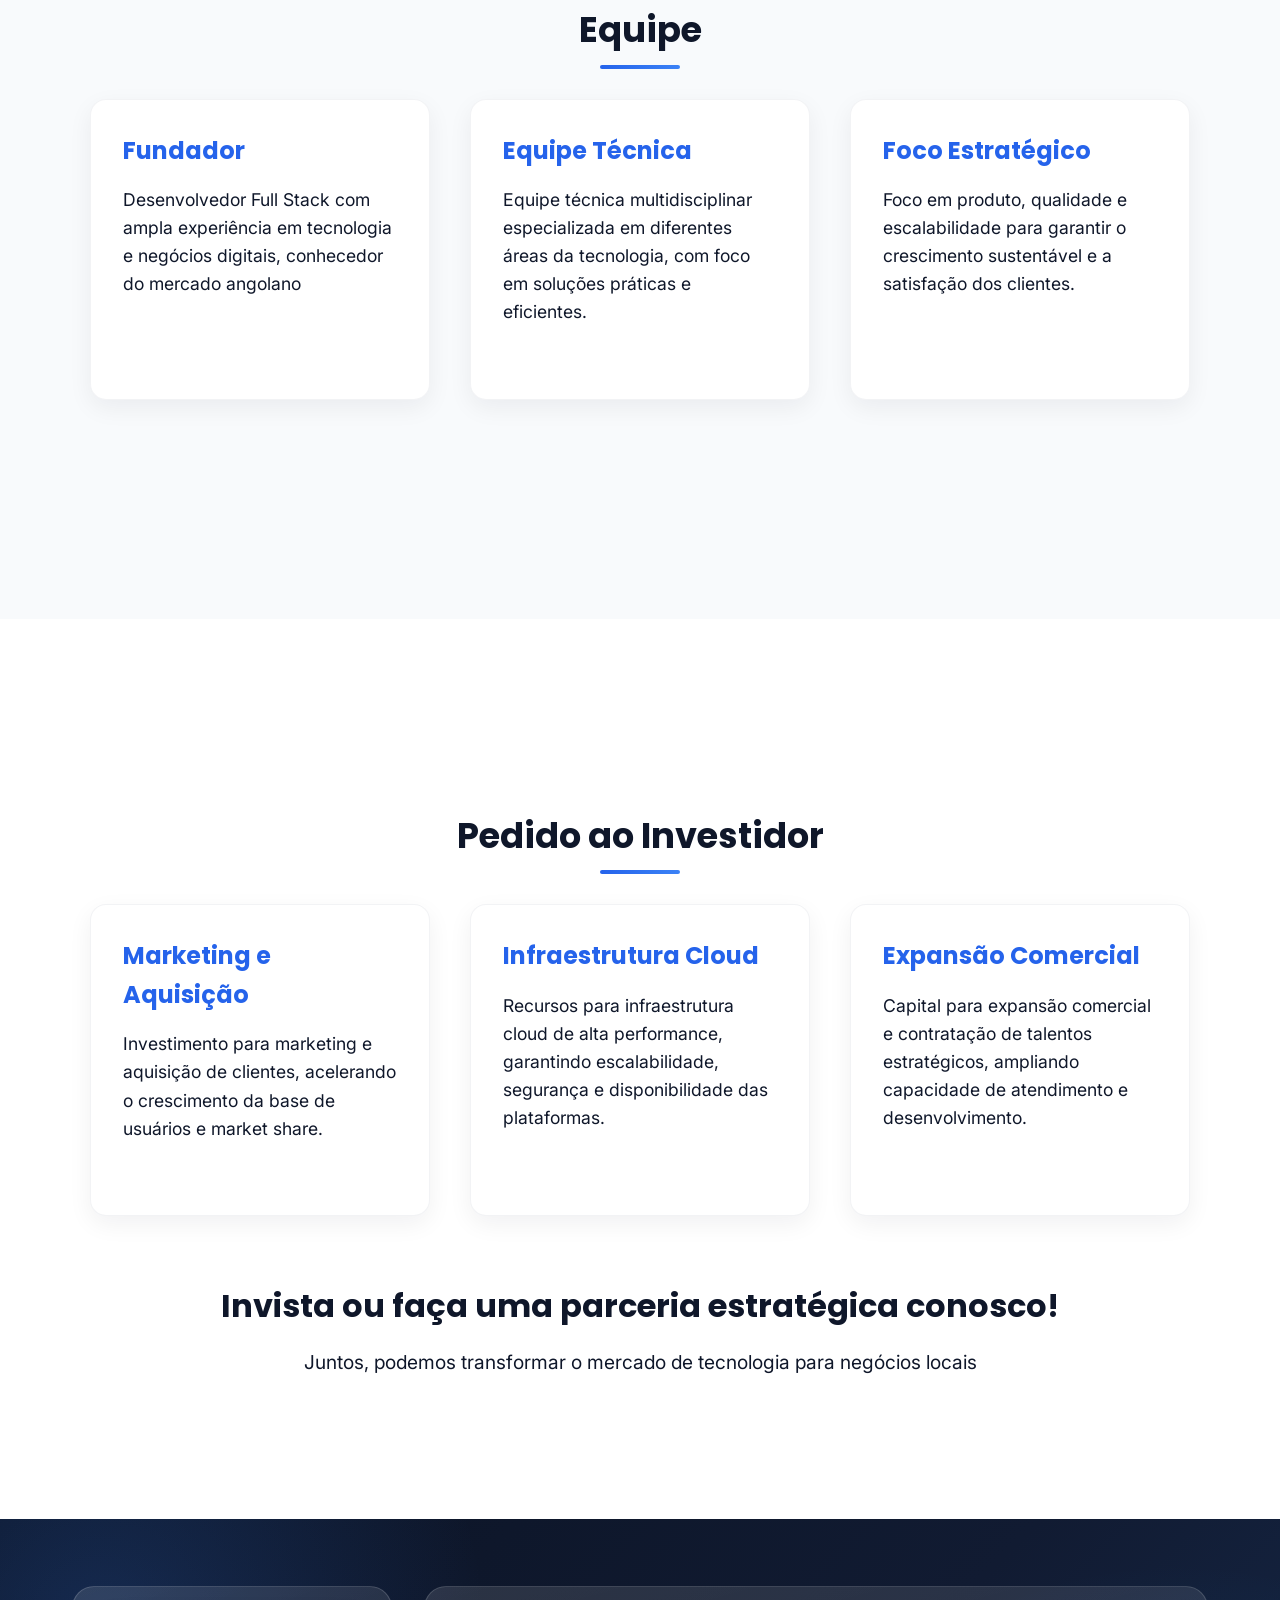
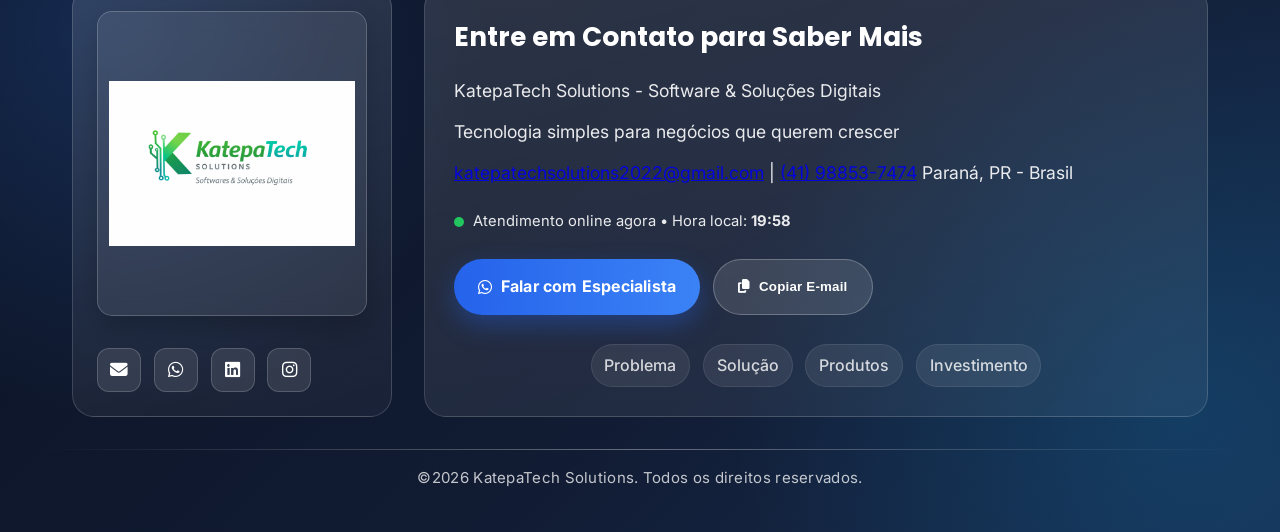
<file: index.html.html>
<!DOCTYPE html>
<html lang="pt-BR">
<head>
    <meta charset="UTF-8">
    <meta name="viewport" content="width=device-width, initial-scale=1.0">
    <title>KatepaTech Solutions - Tecnologia simples para negócios que querem crescer</title>
    <link rel="preconnect" href="https://fonts.googleapis.com">
    <link rel="preconnect" href="https://fonts.gstatic.com" crossorigin>
    <link href="https://fonts.googleapis.com/css2?family=Poppins:wght@700;800;900&family=Inter:wght@400;500;600;700&display=swap" rel="stylesheet">
    <link rel="stylesheet" href="https://cdnjs.cloudflare.com/ajax/libs/font-awesome/6.4.0/css/all.min.css">
    <style>
                /* --- Rodapé Moderno --- */
                .footer-main {
                    display: flex;
                    flex-direction: row;
                    justify-content: space-between;
                    align-items: flex-start;
                    max-width: 1200px;
                    margin: 0 auto;
                    padding: 0 2rem;
                    flex-wrap: wrap;
                }

                .footer-logo {
                    min-width: 220px;
                }

                .footer-social {
                    margin-top: 1.2rem;
                    display: flex;
                    gap: 1.2rem;
                }
                .footer-social a {
                    color: var(--branco);
                    font-size: 1.5rem;
                    transition: color 0.2s;
                }
                .footer-social a:hover {
                    color: var(--azul-vibrante);
                }

                .footer-links {
                    margin-top: 2.5rem;
                    display: flex;
                    gap: 2rem;
                    justify-content: center;
                    flex-wrap: wrap;
                }
                .footer-links a {
                    color: var(--branco);
                    text-decoration: none;
                    font-weight: 500;
                    opacity: 0.85;
                    transition: color 0.2s, opacity 0.2s;
                }
                .footer-links a:hover {
                    color: var(--azul-vibrante);
                    opacity: 1;
                }

                .footer-divider {
                    width: 100%;
                    height: 1px;
                    background: rgba(255,255,255,0.12);
                    margin: 2.5rem 0 1.2rem 0;
                }

                .footer-bottom {
                    text-align: center;
                    color: rgba(255,255,255,0.7);
                    font-size: 1rem;
                    letter-spacing: 0.5px;
                }

                @media (max-width: 1024px) {
                    .footer-main {
                        flex-direction: column;
                        align-items: center;
                        gap: 2.5rem;
                    }
                }
        :root {
            --azul-escuro: #0F172A;
            --azul-claro: #2563EB;
            --azul-vibrante: #3B82F6;
            --cinza-claro: #E5E7EB;
            --branco: #FFFFFF;
        }
        
        * {
            margin: 0;
            padding: 0;
            box-sizing: border-box;
        }
        
        body {
            font-family: 'Inter', sans-serif;
            background-color: var(--branco);
            color: var(--azul-escuro);
            line-height: 1.6;
            scroll-behavior: smooth;
            overflow-x: hidden;
        }
        
        h1, h2, h3 {
            font-family: 'Poppins', sans-serif;
            font-weight: 700;
            margin-bottom: 1.5rem;
        }
        
        h1 {
            font-size: 3rem;
            font-weight: 800;
        }
        
        h2 {
            font-size: 2.2rem;
            color: var(--azul-escuro);
            text-align: center;
            margin-bottom: 2.5rem;
            position: relative;
        }
        
        h2:after {
            content: '';
            position: absolute;
            width: 80px;
            height: 4px;
            background: linear-gradient(90deg, var(--azul-claro), var(--azul-vibrante));
            bottom: -10px;
            left: 50%;
            transform: translateX(-50%);
            border-radius: 2px;
        }
        
        h3 {
            font-size: 1.5rem;
            color: var(--azul-claro);
            margin-bottom: 1rem;
        }
        
        p {
            margin-bottom: 1rem;
            font-size: 1.1rem;
        }
        
        .container {
            max-width: 1200px;
            margin: 0 auto;
            padding: 0 2rem;
        }
        
        /* Navegação */
        nav {
            position: fixed;
            top: 0;
            left: 0;
            width: 100%;
            background-color: rgba(255, 255, 255, 0.98);
            box-shadow: 0 4px 20px rgba(15, 23, 42, 0.08);
            z-index: 1000;
            backdrop-filter: blur(10px);
            border-bottom: 1px solid rgba(229, 231, 235, 0.5);
        }
        
        .nav-container {
            display: flex;
            justify-content: space-between;
            align-items: center;
            padding: 1.2rem 2rem;
            max-width: 1200px;
            margin: 0 auto;
        }
        
        .logo-nav {
            display: flex;
            align-items: center;
            gap: 1rem;
            text-decoration: none;
        }

        
        .logo-graphic {
            width: 45px;
            height: 45px;
            background: linear-gradient(135deg, var(--azul-claro) 0%, var(--azul-escuro) 100%);
            border-radius: 10px;
            display: flex;
            align-items: center;
            justify-content: center;
            position: relative;
            overflow: hidden;
        }
        
        .logo-graphic:before {
            content: '';
            position: absolute;
            width: 100%;
            height: 100%;
            background: linear-gradient(45deg, transparent 30%, rgba(255,255,255,0.2) 50%, transparent 70%);
            animation: shine 3s infinite;
        }
        
        .logo-text {
            font-family: 'Poppins', sans-serif;
            font-weight: 800;
            font-size: 1.6rem;
            background: linear-gradient(90deg, var(--azul-escuro), var(--azul-claro));
            -webkit-background-clip: text;
            background-clip: text;
            color: transparent;
            letter-spacing: -0.5px;
        }
        
        .nav-links {
            display: flex;
            gap: 2.2rem;
        }
        
        .nav-links a {
            text-decoration: none;
            color: var(--azul-escuro);
            font-weight: 600;
            font-size: 1rem;
            transition: all 0.3s;
            position: relative;
            padding: 0.5rem 0;
        }
        
        .nav-links a:after {
            content: '';
            position: absolute;
            width: 0;
            height: 2px;
            background: var(--azul-claro);
            bottom: 0;
            left: 0;
            transition: width 0.3s;
        }
        
        .nav-links a:hover {
            color: var(--azul-claro);
        }
        
        .nav-links a:hover:after {
            width: 100%;
        }
        
        /* Logo Principal na Capa */
        .logo-hero-container {
            display: flex;
            flex-direction: column;
            align-items: center;
            justify-content: center;
            margin-bottom: 3.5rem;
            position: relative;
            z-index: 2;
        }
        
        .logo-hero {
            width: 340px;
            height: 280px;
            background: linear-gradient(145deg, #ffffff, #f0f0f0);
            border-radius: 30px;
            display: flex;
            flex-direction: column;
            align-items: center;
            justify-content: center;
            color: var(--azul-escuro);
            margin-bottom: 2.5rem;
            box-shadow: 
                0 20px 60px rgba(37, 99, 235, 0.15),
                0 5px 15px rgba(0, 0, 0, 0.05),
                inset 0 1px 0 rgba(255, 255, 255, 0.8);
            position: relative;
            overflow: hidden;
            border: 1px solid rgba(229, 231, 235, 0.5);
            transition: transform 0.5s, box-shadow 0.5s;
        }

        
        .logo-hero:hover {
            transform: translateY(-10px) scale(1.02);
            box-shadow: 
                0 30px 80px rgba(37, 99, 235, 0.25),
                0 10px 30px rgba(0, 0, 0, 0.08),
                inset 0 1px 0 rgba(255, 255, 255, 0.9);
        }
        
        .logo-hero:before {
            content: '';
            position: absolute;
            top: -50%;
            left: -50%;
            width: 200%;
            height: 200%;
            background: radial-gradient(circle, rgba(37, 99, 235, 0.05) 0%, rgba(37, 99, 235, 0) 70%);
            z-index: -1;
        }
        
        .logo-hero-top {
            font-family: 'Poppins', sans-serif;
            font-weight: 900;
            font-size: 3.2rem;
            line-height: 1;
            margin-bottom: 0.5rem;
            background: linear-gradient(135deg, var(--azul-escuro) 0%, var(--azul-claro) 100%);
            -webkit-background-clip: text;
            background-clip: text;
            color: transparent;
            letter-spacing: -1px;
            text-align: center;
        }
        
        .logo-hero-divider {
            width: 120px;
            height: 3px;
            background: linear-gradient(90deg, transparent, var(--azul-claro), transparent);
            margin: 0.5rem 0;
        }
        
        .logo-hero-middle {
            font-family: 'Poppins', sans-serif;
            font-weight: 800;
            font-size: 2rem;
            line-height: 1;
            margin-bottom: 0.8rem;
            color: var(--azul-claro);
            letter-spacing: 3px;
            text-align: center;
        }
        
        .logo-hero-bottom {
            font-family: 'Inter', sans-serif;
            font-size: 1.1rem;
            color: var(--azul-escuro);
            text-align: center;
            font-weight: 600;
            letter-spacing: 1.5px;
            opacity: 0.9;
        }
        
        .logo-hero-glow {
            position: absolute;
            width: 100%;
            height: 100%;
            border-radius: 30px;
            box-shadow: 
                inset 0 0 50px rgba(37, 99, 235, 0.05),
                0 0 80px rgba(37, 99, 235, 0.1);
            pointer-events: none;
            z-index: -1;
        }
        
        .hero-tagline {
            font-family: 'Inter', sans-serif;
            font-size: 1.3rem;
            color: var(--azul-escuro);
            text-align: center;
            font-weight: 600;
            letter-spacing: 1px;
            max-width: 500px;
            margin: 0 auto;
            opacity: 0.9;
        }
        
        /* Slides */
        .slide {
            min-height: 100vh;
            display: flex;
            flex-direction: column;
            justify-content: center;
            padding: 9rem 2rem 5rem;
            position: relative;
        }
        
        .slide-content {
            max-width: 1100px;
            margin: 0 auto;
            width: 100%;
            position: relative;
            z-index: 2;
        }
        
        .slide:nth-child(even) {
            background-color: #F8FAFC;
        }
        
        /* Capa */
        .capa {
            background: linear-gradient(135deg, #F8FAFC 0%, #F1F5F9 100%);
            color: var(--azul-escuro);
            text-align: center;
            position: relative;
            overflow: hidden;
        }
        
        .capa:before {
            content: '';
            position: absolute;
            top: 0;
            left: 0;
            right: 0;
            bottom: 0;
            background: 
                radial-gradient(circle at 10% 20%, rgba(37, 99, 235, 0.03) 0%, transparent 40%),
                radial-gradient(circle at 90% 80%, rgba(37, 99, 235, 0.03) 0%, transparent 40%);
            z-index: 1;
        }
        
        .capa-content {
            position: relative;
            z-index: 2;
        }
        
        .capa h1 {
            font-size: 3.5rem;
            margin-bottom: 1.5rem;
            line-height: 1.2;
            max-width: 900px;
            margin-left: auto;
            margin-right: auto;
        }
        
        .capa .subtitulo {
            font-size: 1.5rem;
            color: #64748B;
            margin-bottom: 3rem;
            max-width: 800px;
            margin-left: auto;
            margin-right: auto;
            line-height: 1.6;
        }
        
        .capa .rodape {
            font-size: 1.2rem;
            color: var(--azul-claro);
            margin-top: 3rem;
            font-weight: 700;
            letter-spacing: 1px;
        }
        
        /* Logo flutuante */
        .floating-logo {
            position: fixed;
            bottom: 30px;
            right: 30px;
            width: 100px;
            height: 80px;
            background: linear-gradient(135deg, var(--azul-claro) 0%, var(--azul-escuro) 100%);
            border-radius: 18px;
            display: flex;
            flex-direction: column;
            align-items: center;
            justify-content: center;
            color: white;
            z-index: 999;
            box-shadow: 0 10px 30px rgba(15, 23, 42, 0.2);
            cursor: pointer;
            transition: all 0.3s;
            overflow: hidden;
            border: 2px solid rgba(255, 255, 255, 0.2);
        }

        
        .floating-logo:before {
            content: '';
            position: absolute;
            width: 100%;
            height: 100%;
            background: linear-gradient(45deg, transparent 30%, rgba(255,255,255,0.15) 50%, transparent 70%);
            animation: shine 3s infinite;
        }
        
        .floating-logo:hover {
            transform: translateY(-5px) scale(1.05);
            box-shadow: 0 15px 40px rgba(15, 23, 42, 0.3);
        }
        
        .floating-logo-top {
            font-family: 'Poppins', sans-serif;
            font-weight: 800;
            font-size: 0.9rem;
            line-height: 1;
            z-index: 1;
        }
        
        .floating-logo-bottom {
            font-family: 'Poppins', sans-serif;
            font-weight: 700;
            font-size: 0.6rem;
            letter-spacing: 1px;
            z-index: 1;
        }
        
        /* Listas e blocos */
        .problema-item, .solucao-item, .produto-item, .publico-item, .modelo-item, .diferencial-item, .tracao-item, .equipe-item, .pedido-item {
            background-color: var(--branco);
            padding: 2rem;
            border-radius: 16px;
            margin-bottom: 1.5rem;
            box-shadow: 0 8px 25px rgba(15, 23, 42, 0.06);
            transition: all 0.4s;
            position: relative;
            z-index: 1;
            border: 1px solid rgba(229, 231, 235, 0.5);
            height: 100%;
        }
        
        .problema-item:hover, .solucao-item:hover, .produto-item:hover, .publico-item:hover, .modelo-item:hover, .diferencial-item:hover, .tracao-item:hover, .equipe-item:hover, .pedido-item:hover {
            transform: translateY(-10px);
            box-shadow: 0 20px 40px rgba(15, 23, 42, 0.1);
            border-color: rgba(37, 99, 235, 0.2);
        }
        
        .problema-item i, .solucao-item i {
            color: var(--azul-claro);
            font-size: 2rem;
            margin-bottom: 1.5rem;
            background: linear-gradient(135deg, #EFF6FF, #DBEAFE);
            width: 70px;
            height: 70px;
            display: flex;
            align-items: center;
            justify-content: center;
            border-radius: 14px;
        }

        .produto-logo {
            width: 100%;
            height: 140px;
            object-fit: contain;
            margin-bottom: 1rem;
        }
        
        .grid-2, .grid-3 {
            display: grid;
            gap: 2.5rem;
            margin-top: 1rem;
        }
        
        .grid-2 {
            grid-template-columns: repeat(2, 1fr);
        }
        
        .grid-3 {
            grid-template-columns: repeat(3, 1fr);
        }
        
        /* Rodapé */
        footer {
            background: linear-gradient(135deg, #0B1324 0%, #111B32 55%, #172B4D 100%);
            color: var(--branco);
            padding: 4.2rem 0 2.6rem;
            position: relative;
            overflow: hidden;
        }

        .footer-animate.will-reveal {
            opacity: 0;
            transform: translateY(36px);
        }

        .footer-animate.will-reveal.is-visible {
            opacity: 1;
            transform: translateY(0);
            transition: opacity 0.75s ease, transform 0.75s cubic-bezier(0.2, 0.8, 0.2, 1);
        }
        
        footer:before {
            content: '';
            position: absolute;
            inset: 0;
            background:
                radial-gradient(circle at 8% 18%, rgba(59, 130, 246, 0.2) 0%, transparent 30%),
                radial-gradient(circle at 92% 80%, rgba(14, 165, 233, 0.18) 0%, transparent 35%);
            z-index: 0;
        }
        
        .footer-main {
            max-width: 1200px;
            margin: 0 auto;
            padding: 0 2rem;
            position: relative;
            z-index: 1;
            display: grid;
            grid-template-columns: 320px 1fr;
            gap: 2rem;
            align-items: stretch;
        }
        
        .footer-logo {
            background: linear-gradient(160deg, rgba(255,255,255,0.12), rgba(255,255,255,0.04));
            border: 1px solid rgba(255, 255, 255, 0.16);
            border-radius: 22px;
            padding: 1.5rem;
            display: flex;
            flex-direction: column;
            gap: 1rem;
        }
        
        .logo-footer {
            width: 100%;
            flex: 1;
            min-height: 220px;
            background: rgba(255, 255, 255, 0.08);
            backdrop-filter: blur(10px);
            border-radius: 15px;
            display: flex;
            align-items: center;
            justify-content: center;
            border: 1px solid rgba(255, 255, 255, 0.2);
            box-shadow: 0 10px 24px rgba(0, 0, 0, 0.2);
            overflow: hidden;
        }

        .logo-footer img {
            width: 92%;
            height: 100%;
            object-fit: contain;
            display: block;
            border-radius: 15px;
        }
        
        .footer-social {
            margin-top: 1rem;
            display: flex;
            gap: 0.8rem;
            flex-wrap: wrap;
        }
        
        .footer-social a {
            width: 44px;
            height: 44px;
            border-radius: 12px;
            display: inline-flex;
            align-items: center;
            justify-content: center;
            color: var(--branco);
            font-size: 1.1rem;
            text-decoration: none;
            background: rgba(255, 255, 255, 0.1);
            border: 1px solid rgba(255, 255, 255, 0.18);
            transition: transform 0.25s ease, background-color 0.25s ease, border-color 0.25s ease;
        }
        
        .footer-social a:hover {
            transform: translateY(-3px);
            background: rgba(59, 130, 246, 0.3);
            border-color: rgba(191, 219, 254, 0.45);
        }
        
        .footer-content {
            background: linear-gradient(165deg, rgba(255,255,255,0.12), rgba(255,255,255,0.05));
            border: 1px solid rgba(255, 255, 255, 0.14);
            border-radius: 22px;
            padding: 1.8rem;
            display: flex;
            flex-direction: column;
            gap: 0.8rem;
        }
        
        .footer-content h3 {
            color: white;
            font-size: 1.65rem;
            margin-bottom: 0.4rem;
        }
        
        .footer-content p {
            margin-bottom: 0;
            opacity: 0.9;
        }
        
        .footer-status {
            margin-top: 0.6rem;
            display: inline-flex;
            align-items: center;
            gap: 0.55rem;
            font-size: 0.92rem;
            color: rgba(255, 255, 255, 0.9);
        }
        
        .status-dot {
            width: 10px;
            height: 10px;
            border-radius: 50%;
            background: #22C55E;
            box-shadow: 0 0 0 0 rgba(34, 197, 94, 0.6);
            animation: pulseStatus 1.8s infinite;
        }
        
        .footer-actions {
            margin-top: 0.8rem;
            display: flex;
            gap: 0.8rem;
            flex-wrap: wrap;
        }
        
        .contato-btn,
        .copy-email-btn {
            border-radius: 999px;
            padding: 0.95rem 1.5rem;
            font-weight: 700;
            letter-spacing: 0.2px;
            text-decoration: none;
            display: inline-flex;
            align-items: center;
            justify-content: center;
            gap: 0.55rem;
            transition: transform 0.2s ease, box-shadow 0.2s ease, background 0.2s ease;
            border: none;
            cursor: pointer;
        }
        
        .contato-btn {
            background: linear-gradient(90deg, var(--azul-claro), var(--azul-vibrante));
            color: var(--branco);
            box-shadow: 0 10px 24px rgba(37, 99, 235, 0.35);
        }
        
        .contato-btn:hover {
            transform: translateY(-2px);
            box-shadow: 0 14px 30px rgba(37, 99, 235, 0.4);
        }
        
        .copy-email-btn {
            background: rgba(255, 255, 255, 0.12);
            color: var(--branco);
            border: 1px solid rgba(255, 255, 255, 0.25);
        }
        
        .copy-email-btn:hover {
            transform: translateY(-2px);
            background: rgba(255, 255, 255, 0.2);
        }
        
        .footer-links {
            margin-top: 1rem;
            display: flex;
            gap: 0.8rem;
            flex-wrap: wrap;
        }
        
        .footer-links a {
            color: rgba(255,255,255,0.95);
            text-decoration: none;
            padding: 0.5rem 0.8rem;
            border-radius: 999px;
            background: rgba(255,255,255,0.09);
            border: 1px solid rgba(255,255,255,0.1);
            transition: background 0.2s ease, transform 0.2s ease;
        }
        
        .footer-links a:hover {
            background: rgba(59, 130, 246, 0.32);
            transform: translateY(-2px);
        }
        
        .footer-divider {
            width: min(1200px, calc(100% - 4rem));
            margin: 2rem auto 1rem;
            height: 1px;
            background: linear-gradient(90deg, transparent, rgba(255,255,255,0.35), transparent);
            position: relative;
            z-index: 1;
        }
        
        .footer-bottom {
            text-align: center;
            color: rgba(255,255,255,0.75);
            font-size: 0.94rem;
            letter-spacing: 0.3px;
            position: relative;
            z-index: 1;
            padding: 0 1rem;
        }
        
        /* Scroll progress */
        .scroll-progress {
            position: fixed;
            top: 0;
            left: 0;
            width: 100%;
            height: 4px;
            background-color: rgba(229, 231, 235, 0.3);
            z-index: 1001;
        }
        
        .progress-bar {
            height: 100%;
            background: linear-gradient(90deg, var(--azul-claro), var(--azul-vibrante));
            width: 0%;
            transition: width 0.3s ease;
            border-radius: 0 2px 2px 0;
        }
        
        /* Responsividade */
        @media (max-width: 1024px) {
            .grid-3 {
                grid-template-columns: repeat(2, 1fr);
            }
        }
        
        @media (max-width: 768px) {
            h1 {
                font-size: 2.2rem;
            }
            
            h2 {
                font-size: 1.8rem;
            }
            
            .capa h1 {
                font-size: 2.5rem;
            }
            
            .capa .subtitulo {
                font-size: 1.3rem;
            }
            
            .grid-2, .grid-3 {
                grid-template-columns: 1fr;
            }
            
            .footer-main {
                grid-template-columns: 1fr;
                padding: 0 1.2rem;
            }
            
            .footer-content h3 {
                font-size: 1.35rem;
            }

            .logo-footer {
                min-height: 140px;
            }
            
            .nav-links {
                display: none;
            }
            
            .mobile-menu-btn {
                display: block;
                background: none;
                border: none;
                color: var(--azul-escuro);
                font-size: 1.5rem;
                cursor: pointer;
                z-index: 1002;
            }
            
            .slide {
                padding: 7rem 1.5rem 3rem;
            }
            
            .logo-hero {
                width: 220px;
                height: 220px;
            }

            
            .logo-hero-top {
                font-size: 2.5rem;
            }
            
            .logo-hero-middle {
                font-size: 1.6rem;
            }
            
            .floating-logo {
                width: 65px;
                height: 65px;
                bottom: 20px;
                right: 20px;
                border-radius: 15px;
            }
            
            .floating-logo-top {
                font-size: 0.8rem;
            }
            
            .floating-logo-bottom {
                font-size: 0.5rem;
            }
        }
        
        @media (min-width: 769px) {
            .mobile-menu-btn {
                display: none;
            }
        }
        
        /* Animações */
        @keyframes fadeInUp {
            from {
                opacity: 0;
                transform: translateY(30px);
            }
            to {
                opacity: 1;
                transform: translateY(0);
            }
        }
        
        @keyframes shine {
            0% { transform: translateX(-100%); }
            100% { transform: translateX(100%); }
        }
        
        @keyframes float {
            0%, 100% {
                transform: translateY(0);
            }
            50% {
                transform: translateY(-15px);
            }
        }
        
        @keyframes pulseStatus {
            0% {
                box-shadow: 0 0 0 0 rgba(34, 197, 94, 0.55);
            }
            70% {
                box-shadow: 0 0 0 9px rgba(34, 197, 94, 0);
            }
            100% {
                box-shadow: 0 0 0 0 rgba(34, 197, 94, 0);
            }
        }
        
        .fade-in {
            opacity: 0;
            animation: fadeInUp 0.8s ease forwards;
        }
        
        .logo-hero {
            animation: float 6s ease-in-out infinite;
        }
        
        .delay-1 { animation-delay: 0.2s; }
        .delay-2 { animation-delay: 0.4s; }
        .delay-3 { animation-delay: 0.6s; }
        .delay-4 { animation-delay: 0.8s; }
    </style>
</head>
<body>
    <!-- Barra de progresso -->
    <div class="scroll-progress">
        <div class="progress-bar" id="progressBar"></div>
    </div>
    
    <!-- Navegação -->
    <nav>
        <div class="nav-container">
            <a href="#capa" class="logo-nav">
                <div class="logo-graphic">
                    <span style="font-family: 'Poppins', sans-serif; font-weight: 800; font-size: 1.2rem; color: white;">KT</span>
                </div>
                <div class="logo-text">KatepaTech</div>
            </a>
            <div class="nav-links">
                <a href="#problema">Problema</a>
                <a href="#solucao">Solução</a>
                <a href="#produtos">Produtos</a>
                <a href="#publico">Público</a>
                <a href="#modelo">Modelo</a>
                <a href="#diferencial">Diferencial</a>
                <a href="#tracao">Tração</a>
                <a href="#equipe">Equipe</a>
                <a href="#pedido">Investimento</a>
            </div>
            <button class="mobile-menu-btn">
                <i class="fas fa-bars"></i>
            </button>
        </div>
    </nav>
    
    <!-- Logo flutuante -->
    <div class="floating-logo" id="floatingLogo">
        <div class="floating-logo-top">KatepaTech</div>
        <div class="floating-logo-bottom">SOLUTIONS</div>
    </div>
    
    <!-- Slide 1 - Capa -->
    <section id="capa" class="slide capa">
        <div class="capa-content">
            <div class="logo-hero-container">
                <div class="logo-hero">
                    <div class="logo-hero-top">KatepaTech</div>
                    <div class="logo-hero-divider"></div>
                    <div class="logo-hero-middle">SOLUTIONS</div>
                    <div class="logo-hero-bottom">Softwares & Soluções Digitais</div>
                    <div class="logo-hero-glow"></div>
                </div>
                <div class="hero-tagline">Tecnologia que transforma negócios locais</div>
            </div>
            
            <h1 class="fade-in">Tecnologia simples para negócios que querem crescer</h1>
            <p class="subtitulo fade-in delay-1">Desenvolvemos soluções digitais acessíveis e eficientes para impulsionar pequenas e médias empresas no mercado angolano
            <p class="rodape fade-in delay-2">Pitch Deck para Investidores</p>
        </div>
    </section>
    
    <!-- Slide 2 - O Problema -->
    <section id="problema" class="slide">
        <div class="container">
            <div class="slide-content">
                <h2 class="fade-in">O Problema</h2>
                <div class="grid-3">
                    <div class="problema-item fade-in delay-1">
                        <i class="fas fa-exclamation-triangle"></i>
                        <h3>Processos Manuais</h3>
                        <p>Muitas empresas ainda dependem de processos manuais e informais, o que gera ineficiência, erros e perda de produtividade.</p>
                    </div>
                    <div class="problema-item fade-in delay-2">
                        <i class="fas fa-globe-americas"></i>
                        <h3>Softwares Estrangeiros</h3>
                        <p>Softwares estrangeiros são caros, complexos e pouco adaptados à realidade local, dificultando a operação das empresas angolanas.</p>
                    </div>
                    <div class="problema-item fade-in delay-3">
                        <i class="fas fa-headset"></i>
                        <h3>Falta de Suporte</h3>
                        <p>Falta suporte técnico próximo, em português, e soluções personalizadas para as necessidades específicas do mercado angolano.</p>
                    </div>
                </div>
            </div>
        </div>
    </section>
    
    <!-- Slide 3 - A Solução -->
    <section id="solucao" class="slide">
        <div class="container">
            <div class="slide-content">
                <h2 class="fade-in">A Solução</h2>
                <div class="grid-3">
                    <div class="solucao-item fade-in delay-1">
                        <i class="fas fa-laptop-code"></i>
                        <h3>Plataformas Simples</h3>
                        <p>Desenvolvemos plataformas digitais simples, acessíveis e escaláveis para todos os tipos de negócios, com foco na experiência do usuário.</p>
                    </div>
                    <div class="solucao-item fade-in delay-2">
                        <i class="fas fa-map-marker-alt"></i>
                        <h3>Mercado Local</h3>
                        <p>Sistemas pensados para o mercado local, com funcionalidades adaptadas à realidade angolana e suporte em português.</p>
                    </div>
                    <div class="solucao-item fade-in delay-3">
                        <i class="fas fa-hands-helping"></i>
                        <h3>Suporte Contínuo</h3>
                        <p>Suporte contínuo e evolução baseada no uso real dos clientes, garantindo melhoria constante e alta satisfação.</p>
                    </div>
                </div>
            </div>
        </div>
    </section>
    
    <!-- Slide 4 - Produtos Iniciais -->
    <section id="produtos" class="slide">
        <div class="container">
            <div class="slide-content">
                <h2 class="fade-in">Produtos Iniciais</h2>
                <div class="grid-3">
                    <div class="produto-item fade-in delay-1">
                        <h3>Marketplace Digital</h3>
                        <p>Marketplace digital adaptado ao contexto local, conectando compradores e vendedores de forma eficiente e segura.</p>
                    </div>
                    <div class="produto-item fade-in delay-2">
                        <h3>Sistemas de Gestão</h3>
                        <p>Sistemas de gestão para pequenas e médias empresas, simplificando operações e aumentando produtividade com relatórios inteligentes.</p>
                    </div>
                    <div class="produto-item fade-in delay-3">
                        <h3>Softwares Sob Medida</h3>
                        <p>Softwares sob medida para empreendedores e startups, atendendo necessidades específicas de cada negócio com agilidade.</p>
                    </div>
                    <div class="produto-item fade-in delay-1">
                        <img src="AfriCine+.png" alt="AfriCine+" class="produto-logo">
                        <h3>AfriCine+</h3>
                    </div>
                    <div class="produto-item fade-in delay-2">
                        <img src="logofunespar.png" alt="Funespar" class="produto-logo">
                        <h3>SIGEPROF</h3>
                    </div>
                    <div class="produto-item fade-in delay-3">
                        <img src="logokudibea.png" alt="KudiBea" class="produto-logo">
                        <h3>KudiBea</h3>
                    </div>
                    <div class="produto-item fade-in delay-4">
                        <img src="siapp1.png" alt="SIAPP" class="produto-logo">
                        <h3>SIAPP</h3>
                    </div>
                </div>
            </div>
        </div>
    </section>
    
    <!-- Slide 5 - Público-Alvo -->
    <section id="publico" class="slide">
        <div class="container">
            <div class="slide-content">
                <h2 class="fade-in">Público-Alvo</h2>
                <div class="grid-3">
                    <div class="publico-item fade-in delay-1">
                        <h3>Pequenas e Médias Empresas</h3>
                        <p>Empresas que buscam digitalizar processos, aumentar eficiência operacional e escalar seus negócios de forma sustentável.</p>
                    </div>
                    <div class="publico-item fade-in delay-2">
                        <h3>Empreendedores e Comerciantes</h3>
                        <p>Indivíduos que necessitam de soluções ágeis e acessíveis para gerir e expandir seus negócios no mercado digital.</p>
                    </div>
                    <div class="publico-item fade-in delay-3">
                        <h3>Negócios em Digitalização</h3>
                        <p>Empresas em processo de transformação digital que precisam de tecnologia adaptada à sua realidade e orçamento.</p>
                    </div>
                </div>
            </div>
        </div>
    </section>
    
    <!-- Slide 6 - Modelo de Negócio -->
    <section id="modelo" class="slide">
        <div class="container">
            <div class="slide-content">
                <h2 class="fade-in">Modelo de Negócio</h2>
                <div class="grid-3">
                    <div class="modelo-item fade-in delay-1">
                        <h3>Assinaturas Mensais (SaaS)</h3>
                        <p>Modelo de software como serviço com assinaturas mensais acessíveis e escaláveis, sem necessidade de investimento inicial alto.</p>
                    </div>
                    <div class="modelo-item fade-in delay-2">
                        <h3>Desenvolvimento Sob Medida</h3>
                        <p>Desenvolvimento de software personalizado para necessidades específicas dos clientes, com contratos de projeto.</p>
                    </div>
                    <div class="modelo-item fade-in delay-3">
                        <h3>Taxas e Comissões</h3>
                        <p>Taxas de uso e comissões em plataformas, alinhando nossos ganhos ao sucesso do cliente em modelos marketplace.</p>
                    </div>
                </div>
            </div>
        </div>
    </section>
    
    <!-- Slide 7 - Diferencial Competitivo -->
    <section id="diferencial" class="slide">
        <div class="container">
            <div class="slide-content">
                <h2 class="fade-in">Diferencial Competitivo</h2>
                <div class="grid-2">
                    <div class="diferencial-item fade-in delay-1">
                        <h3>Conhecimento do Mercado</h3>
                        <p>Profundo conhecimento do mercado local e suas particularidades, com soluções desenvolvidas por angolano para angolano.</p>
                    </div>
                    <div class="diferencial-item fade-in delay-2">
                        <h3>Equipe Técnica Própria</h3>
                        <p>Equipe técnica própria e experiente, focada em qualidade, inovação e atendimento próximo aos clientes.</p>
                    </div>
                    <div class="diferencial-item fade-in delay-3">
                        <h3>Tecnologia Acessível</h3>
                        <p>Tecnologia moderna com custos acessíveis para empresas de todos os portes, democratizando o acesso a soluções digitais.</p>
                    </div>
                    <div class="diferencial-item fade-in delay-4">
                        <h3>Soluções Simples e Eficientes</h3>
                        <p>Soluções simples, rápidas e eficientes que resolvem problemas reais dos negócios, sem complexidades desnecessárias.</p>
                    </div>
                </div>
            </div>
        </div>
    </section>
    
    <!-- Slide 8 - Tração Inicial / Roadmap -->
    <section id="tracao" class="slide">
        <div class="container">
            <div class="slide-content">
                <h2 class="fade-in">Tração Inicial / Roadmap</h2>
                <div class="grid-3">
                    <div class="tracao-item fade-in delay-1">
                        <h3>MVPs em Desenvolvimento</h3>
                        <p>MVPs (Produtos Mínimos Viáveis) em desenvolvimento ativo e constante aprimoramento com feedback de usuários reais.</p>
                    </div>
                    <div class="tracao-item fade-in delay-2">
                        <h3>Clientes Fundadores</h3>
                        <p>Estratégia de clientes fundadores para validação e refinamento das soluções, criando cases de sucesso iniciais.</p>
                    </div>
                    <div class="tracao-item fade-in delay-3">
                        <h3>Parcerias Locais</h3>
                        <p>Parcerias locais em negociação para ampliação de mercado e distribuição, fortalecendo a presença regional.</p>
                    </div>
                </div>
            </div>
        </div>
    </section>
    
    <!-- Slide 9 - Equipe -->
    <section id="equipe" class="slide">
        <div class="container">
            <div class="slide-content">
                <h2 class="fade-in">Equipe</h2>
                <div class="grid-3">
                    <div class="equipe-item fade-in delay-1">
                        <h3>Fundador</h3>
                        <p>Desenvolvedor Full Stack com ampla experiência em tecnologia e negócios digitais, conhecedor do mercado angolano
                    </div>
                    <div class="equipe-item fade-in delay-2">
                        <h3>Equipe Técnica</h3>
                        <p>Equipe técnica multidisciplinar especializada em diferentes áreas da tecnologia, com foco em soluções práticas e eficientes.</p>
                    </div>
                    <div class="equipe-item fade-in delay-3">
                        <h3>Foco Estratégico</h3>
                        <p>Foco em produto, qualidade e escalabilidade para garantir o crescimento sustentável e a satisfação dos clientes.</p>
                    </div>
                </div>
            </div>
        </div>
    </section>
    
    <!-- Slide 10 - Pedido ao Investidor -->
    <section id="pedido" class="slide">
        <div class="container">
            <div class="slide-content">
                <h2 class="fade-in">Pedido ao Investidor</h2>
                <div class="grid-3">
                    <div class="pedido-item fade-in delay-1">
                        <h3>Marketing e Aquisição</h3>
                        <p>Investimento para marketing e aquisição de clientes, acelerando o crescimento da base de usuários e market share.</p>
                    </div>
                    <div class="pedido-item fade-in delay-2">
                        <h3>Infraestrutura Cloud</h3>
                        <p>Recursos para infraestrutura cloud de alta performance, garantindo escalabilidade, segurança e disponibilidade das plataformas.</p>
                    </div>
                    <div class="pedido-item fade-in delay-3">
                        <h3>Expansão Comercial</h3>
                        <p>Capital para expansão comercial e contratação de talentos estratégicos, ampliando capacidade de atendimento e desenvolvimento.</p>
                    </div>
                </div>
                <div style="text-align: center; margin-top: 4rem;">
                    <h3 style="color: var(--azul-escuro); font-size: 2rem;">Invista ou faça uma parceria estratégica conosco!</h3>
                    <p style="font-size: 1.2rem; margin-top: 1rem; colo r: #64748B;">Juntos, podemos transformar o mercado de tecnologia para negócios locais</p>
                </div>
            </div>
        </div>
    </section>
    
    <!-- Rodapé -->
    <footer class="footer-animate">
        <div class="footer-main">
            <div class="footer-logo">
                <div class="logo-footer">
                    <img src="KatepaTechSoluctions.png" alt="KatepaTech Solutions">
                </div>
                <div class="footer-social">
                    <a href="mailto:katepatechsolutions2022@gmail.com" title="E-mail" target="_blank" rel="noopener"><i class="fas fa-envelope"></i></a>
                    <a href="https://wa.me/5541988537474" title="WhatsApp" target="_blank" rel="noopener"><i class="fab fa-whatsapp"></i></a>
                    <a href="https://www.linkedin.com/company/katepatech" title="LinkedIn" target="_blank" rel="noopener"><i class="fab fa-linkedin"></i></a>
                    <a href="https://www.instagram.com/katepatech" title="Instagram" target="_blank" rel="noopener"><i class="fab fa-instagram"></i></a>
                </div>
            </div>
            <div class="footer-content">
                <h3>Entre em Contato para Saber Mais</h3>
                <p>KatepaTech Solutions - Software & Soluções Digitais</p>
                <p>Tecnologia simples para negócios que querem crescer</p>
                <p><a href="mailto:katepatechsolutions2022@gmail.com">katepatechsolutions2022@gmail.com</a> | <a href="https://wa.me/5541988537474" target="_blank" rel="noopener">(41) 98853-7474</a> Paraná, PR - Brasil</p>
                <div class="footer-status">
                    <span class="status-dot"></span>
                    <span>Atendimento online agora • Hora local: <strong id="footerTime">--:--</strong></span>
                </div>
                <div class="footer-actions">
                    <a href="https://wa.me/5541988537474?text=Ol%C3%A1%2C%20quero%20saber%20mais%20sobre%20as%20solu%C3%A7%C3%B5es%20da%20KatepaTech." class="contato-btn" target="_blank" rel="noopener">
                        <i class="fab fa-whatsapp"></i> Falar com Especialista
                    </a>
                    <button class="copy-email-btn" id="copyEmailBtn" data-email="katepatechsolutions2022@gmail.com">
                        <i class="fas fa-copy"></i> Copiar E-mail
                    </button>
                </div>
                <div class="footer-links">
                    <a href="#problema">Problema</a>
                    <a href="#solucao">Solução</a>
                    <a href="#produtos">Produtos</a>
                    <a href="#pedido">Investimento</a>
                </div>
            </div>
        </div>
        <div class="footer-divider"></div>
        <div class="footer-bottom">
            <span>&copy;2026 KatepaTech Solutions. Todos os direitos reservados.</span>
        </div>
    </footer>
    
    <script>
        // Barra de progresso de rolagem
        window.addEventListener('scroll', function() {
            const scrollTop = document.documentElement.scrollTop || document.body.scrollTop;
            const scrollHeight = document.documentElement.scrollHeight - document.documentElement.clientHeight;
            const scrollPercentage = (scrollTop / scrollHeight) * 100;
            document.getElementById('progressBar').style.width = scrollPercentage + '%';
        });
        
        // Menu mobile
        const mobileMenuBtn = document.querySelector('.mobile-menu-btn');
        const navLinks = document.querySelector('.nav-links');
        
        mobileMenuBtn.addEventListener('click', function() {
            if (navLinks.style.display === 'flex') {
                navLinks.style.display = 'none';
            } else {
                navLinks.style.display = 'flex';
                navLinks.style.flexDirection = 'column';
                navLinks.style.position = 'absolute';
                navLinks.style.top = '100%';
                navLinks.style.left = '0';
                navLinks.style.width = '100%';
                navLinks.style.backgroundColor = 'var(--branco)';
                navLinks.style.padding = '2rem';
                navLinks.style.boxShadow = '0 10px 30px rgba(0,0,0,0.1)';
                navLinks.style.gap = '1.5rem';
                navLinks.style.zIndex = '1000';
            }
        });
        
        // Fechar menu ao clicar em um link (mobile)
        document.querySelectorAll('.nav-links a').forEach(link => {
            link.addEventListener('click', function() {
                if (window.innerWidth <= 768) {
                    navLinks.style.display = 'none';
                }
            });
        });
        
        // Navegação suave
        document.querySelectorAll('a[href^="#"]').forEach(anchor => {
            anchor.addEventListener('click', function(e) {
                e.preventDefault();
                
                const targetId = this.getAttribute('href');
                if (targetId === '#') return;
                
                const targetElement = document.querySelector(targetId);
                if (targetElement) {
                    window.scrollTo({
                        top: targetElement.offsetTop - 80,
                        behavior: 'smooth'
                    });
                }
            });
        });
        
        // Logo flutuante - voltar ao topo
        document.getElementById('floatingLogo').addEventListener('click', function() {
            window.scrollTo({
                top: 0,
                behavior: 'smooth'
            });
        });
        
        // Feedback visual do CTA no rodapé
        const contatoBtn = document.querySelector('.contato-btn');
        if (contatoBtn) {
            contatoBtn.addEventListener('click', function() {
                this.style.transform = 'scale(0.98)';
                setTimeout(() => {
                    this.style.transform = '';
                }, 140);
            });
        }
        
        // Copiar e-mail com fallback
        const copyEmailBtn = document.getElementById('copyEmailBtn');
        if (copyEmailBtn) {
            copyEmailBtn.addEventListener('click', async function() {
                const email = this.dataset.email || '';
                const original = this.innerHTML;
                try {
                    await navigator.clipboard.writeText(email);
                    this.innerHTML = '<i class="fas fa-check"></i> E-mail Copiado';
                    this.style.background = 'rgba(34, 197, 94, 0.24)';
                } catch (err) {
                    this.innerHTML = '<i class="fas fa-times"></i> Copie Manualmente';
                    this.style.background = 'rgba(239, 68, 68, 0.25)';
                }
                setTimeout(() => {
                    this.innerHTML = original;
                    this.style.background = '';
                }, 1800);
            });
        }
        
        // Hora local no rodapé
        const footerTimeElement = document.getElementById('footerTime');
        const updateFooterTime = () => {
            if (!footerTimeElement) return;
            footerTimeElement.textContent = new Intl.DateTimeFormat('pt-BR', {
                hour: '2-digit',
                minute: '2-digit'
            }).format(new Date());
        };
        updateFooterTime();
        setInterval(updateFooterTime, 60000);

        // Entrada do rodape ao entrar na tela
        const footerElement = document.querySelector('footer.footer-animate');
        if (footerElement) {
            if ('IntersectionObserver' in window) {
                footerElement.classList.add('will-reveal');
                const footerObserver = new IntersectionObserver((entries, observer) => {
                    entries.forEach((entry) => {
                        if (entry.isIntersecting) {
                            footerElement.classList.add('is-visible');
                            observer.unobserve(entry.target);
                        }
                    });
                }, { threshold: 0.25 });
                footerObserver.observe(footerElement);
            } else {
                footerElement.classList.add('is-visible');
            }
        }
        
        // Efeito de digitação para o slogan
        const slogan = "Tecnologia simples para negócios que querem crescer";
        const sloganElement = document.querySelector('.capa h1');
        let i = 0;
        
        // Iniciar efeito de digitação quando a página carregar
        window.addEventListener('load', function() {
            sloganElement.innerHTML = "";
            setTimeout(() => {
                const typeWriter = () => {
                    if (i < slogan.length) {
                        sloganElement.innerHTML = slogan.substring(0, i+1) + '<span class="cursor">|</span>';
                        i++;
                        setTimeout(typeWriter, 50 + Math.random() * 30);
                    } else {
                        sloganElement.innerHTML = slogan;
                    }
                };
                typeWriter();
            }, 800);
        });
        
        // Ajustar menu em redimensionamento da janela
        window.addEventListener('resize', function() {
            if (window.innerWidth > 768) {
                navLinks.style.display = 'flex';
                navLinks.style.flexDirection = 'row';
                navLinks.style.position = 'static';
                navLinks.style.backgroundColor = 'transparent';
                navLinks.style.padding = '0';
                navLinks.style.boxShadow = 'none';
                navLinks.style.width = 'auto';
            }
        });
    </script>
</body>
</html>
</file>
<file: css/style.css>
/* --- Rodapé Moderno --- */
                .footer-main {
                    display: flex;
                    flex-direction: row;
                    justify-content: space-between;
                    align-items: flex-start;
                    max-width: 1200px;
                    margin: 0 auto;
                    padding: 0 2rem;
                    flex-wrap: wrap;
                }

                .footer-logo {
                    min-width: 220px;
                }

                .footer-social {
                    margin-top: 1.2rem;
                    display: flex;
                    gap: 1.2rem;
                }
                .footer-social a {
                    color: var(--branco);
                    font-size: 1.5rem;
                    transition: color 0.2s;
                }
                .footer-social a:hover {
                    color: var(--azul-vibrante);
                }

                .footer-links {
                    margin-top: 2.5rem;
                    display: flex;
                    gap: 2rem;
                    justify-content: center;
                    flex-wrap: wrap;
                }
                .footer-links a {
                    color: var(--branco);
                    text-decoration: none;
                    font-weight: 500;
                    opacity: 0.85;
                    transition: color 0.2s, opacity 0.2s;
                }
                .footer-links a:hover {
                    color: var(--azul-vibrante);
                    opacity: 1;
                }

                .footer-divider {
                    width: 100%;
                    height: 1px;
                    background: rgba(255,255,255,0.12);
                    margin: 2.5rem 0 1.2rem 0;
                }

                .footer-bottom {
                    text-align: center;
                    color: rgba(255,255,255,0.7);
                    font-size: 1rem;
                    letter-spacing: 0.5px;
                }

                @media (max-width: 1024px) {
                    .footer-main {
                        flex-direction: column;
                        align-items: center;
                        gap: 2.5rem;
                    }
                }
        :root {
            --azul-escuro: #0F172A;
            --azul-claro: #2563EB;
            --azul-vibrante: #3B82F6;
            --cinza-claro: #E5E7EB;
            --branco: #FFFFFF;
        }
        
        * {
            margin: 0;
            padding: 0;
            box-sizing: border-box;
        }
        
        body {
            font-family: 'Inter', sans-serif;
            background-color: var(--branco);
            color: var(--azul-escuro);
            line-height: 1.6;
            scroll-behavior: smooth;
            overflow-x: hidden;
        }

        body.nav-open {
            overflow: hidden;
        }
        
        h1, h2, h3 {
            font-family: 'Poppins', sans-serif;
            font-weight: 700;
            margin-bottom: 1.5rem;
        }
        
        h1 {
            font-size: 3rem;
            font-weight: 800;
        }
        
        h2 {
            font-size: 2.2rem;
            color: var(--azul-escuro);
            text-align: center;
            margin-bottom: 2.5rem;
            position: relative;
        }
        
        h2:after {
            content: '';
            position: absolute;
            width: 80px;
            height: 4px;
            background: linear-gradient(90deg, var(--azul-claro), var(--azul-vibrante));
            bottom: -10px;
            left: 50%;
            transform: translateX(-50%);
            border-radius: 2px;
        }
        
        h3 {
            font-size: 1.5rem;
            color: var(--azul-claro);
            margin-bottom: 1rem;
        }
        
        p {
            margin-bottom: 1rem;
            font-size: 1.1rem;
            overflow-wrap: anywhere;
        }
        
        .container {
            max-width: 1200px;
            margin: 0 auto;
            padding: 0 2rem;
        }
        
        /* Navegação */
        nav {
            position: fixed;
            top: 0;
            left: 0;
            width: 100%;
            background-color: rgba(255, 255, 255, 0.98);
            box-shadow: 0 4px 20px rgba(15, 23, 42, 0.08);
            z-index: 1100;
            backdrop-filter: blur(10px);
            border-bottom: 1px solid rgba(229, 231, 235, 0.5);
        }
        
        .nav-container {
            display: flex;
            justify-content: space-between;
            align-items: center;
            padding: 1.2rem 2rem;
            max-width: 1200px;
            margin: 0 auto;
            position: relative;
        }
        
        .logo-nav {
            display: flex;
            align-items: center;
            gap: 1rem;
            text-decoration: none;
        }

        
        .logo-graphic {
            width: 45px;
            height: 45px;
            background: linear-gradient(135deg, var(--azul-claro) 0%, var(--azul-escuro) 100%);
            border-radius: 10px;
            display: flex;
            align-items: center;
            justify-content: center;
            position: relative;
            overflow: hidden;
        }
        
        .logo-graphic:before {
            content: '';
            position: absolute;
            width: 100%;
            height: 100%;
            background: linear-gradient(45deg, transparent 30%, rgba(255,255,255,0.2) 50%, transparent 70%);
            animation: shine 3s infinite;
        }
        
        .logo-text {
            display: flex;
            flex-direction: column;
            line-height: 1;
        }

        .logo-text-main {
            font-family: 'Poppins', sans-serif;
            font-weight: 800;
            font-size: 1.6rem;
            background: linear-gradient(90deg, var(--azul-escuro), var(--azul-claro));
            -webkit-background-clip: text;
            background-clip: text;
            color: transparent;
            letter-spacing: -0.5px;
        }

        .logo-text-sub {
            font-family: 'Poppins', sans-serif;
            font-weight: 700;
            font-size: 0.7rem;
            letter-spacing: 1.8px;
            text-transform: uppercase;
            color: var(--azul-claro);
            margin-top: 0.15rem;
        }
        
        .nav-links {
            display: flex;
            gap: 2.2rem;
        }
        
        .nav-links a {
            display: inline-flex;
            align-items: center;
            gap: 0.45rem;
            text-decoration: none;
            color: var(--azul-escuro);
            font-weight: 600;
            font-size: 1rem;
            transition: all 0.3s;
            position: relative;
            padding: 0.5rem 0;
        }

        .nav-links a i {
            font-size: 0.9rem;
            color: #475569;
            width: 1.45rem;
            height: 1.45rem;
            border-radius: 999px;
            display: inline-flex;
            align-items: center;
            justify-content: center;
            background: linear-gradient(135deg, #EFF6FF, #DBEAFE);
            border: 1px solid rgba(37, 99, 235, 0.22);
            box-shadow: 0 3px 10px rgba(37, 99, 235, 0.12);
            transition: color 0.3s, transform 0.3s, background 0.3s, border-color 0.3s, box-shadow 0.3s;
        }
        
        .nav-links a:after {
            content: '';
            position: absolute;
            width: 0;
            height: 2px;
            background: var(--azul-claro);
            bottom: 0;
            left: 0;
            transition: width 0.3s;
        }
        
        .nav-links a:hover {
            color: var(--azul-claro);
        }

        .nav-links a:hover i {
            color: #1D4ED8;
            transform: translateY(-1px) scale(1.05);
            background: linear-gradient(135deg, #DBEAFE, #BFDBFE);
            border-color: rgba(37, 99, 235, 0.45);
            box-shadow: 0 6px 14px rgba(37, 99, 235, 0.2);
        }

        .nav-links a.is-active {
            color: var(--azul-claro);
        }

        .nav-links a.is-active i {
            color: #1D4ED8;
            background: linear-gradient(135deg, #DBEAFE, #BFDBFE);
            border-color: rgba(37, 99, 235, 0.45);
            box-shadow: 0 6px 14px rgba(37, 99, 235, 0.2);
        }

        .nav-links a:hover:after {
            width: 100%;
        }

        .nav-links a.is-active:after {
            width: 100%;
        }

        .nav-backdrop {
            display: none;
        }
        
        /* Logo Principal na Capa */
        .logo-hero-container {
            display: flex;
            flex-direction: column;
            align-items: center;
            justify-content: center;
            margin-bottom: 3.5rem;
            position: relative;
            z-index: 2;
        }
        
        .logo-hero {
            width: 340px;
            height: 280px;
            background: linear-gradient(145deg, #ffffff, #f0f0f0);
            border-radius: 30px;
            display: flex;
            flex-direction: column;
            align-items: center;
            justify-content: center;
            color: var(--azul-escuro);
            margin-bottom: 2.5rem;
            box-shadow: 
                0 20px 60px rgba(37, 99, 235, 0.15),
                0 5px 15px rgba(0, 0, 0, 0.05),
                inset 0 1px 0 rgba(255, 255, 255, 0.8);
            position: relative;
            overflow: hidden;
            border: 1px solid rgba(229, 231, 235, 0.5);
            transition: transform 0.5s, box-shadow 0.5s;
        }

        
        .logo-hero:hover {
            transform: translateY(-10px) scale(1.02);
            box-shadow: 
                0 30px 80px rgba(37, 99, 235, 0.25),
                0 10px 30px rgba(0, 0, 0, 0.08),
                inset 0 1px 0 rgba(255, 255, 255, 0.9);
        }
        
        .logo-hero:before {
            content: '';
            position: absolute;
            top: -50%;
            left: -50%;
            width: 200%;
            height: 200%;
            background: radial-gradient(circle, rgba(37, 99, 235, 0.05) 0%, rgba(37, 99, 235, 0) 70%);
            z-index: -1;
        }
        
        .logo-hero-top {
            font-family: 'Poppins', sans-serif;
            font-weight: 900;
            font-size: 3.2rem;
            line-height: 1;
            margin-bottom: 0.5rem;
            background: linear-gradient(135deg, var(--azul-escuro) 0%, var(--azul-claro) 100%);
            -webkit-background-clip: text;
            background-clip: text;
            color: transparent;
            letter-spacing: -1px;
            text-align: center;
        }
        
        .logo-hero-divider {
            width: 120px;
            height: 3px;
            background: linear-gradient(90deg, transparent, var(--azul-claro), transparent);
            margin: 0.5rem 0;
        }
        
        .logo-hero-middle {
            font-family: 'Poppins', sans-serif;
            font-weight: 800;
            font-size: 2rem;
            line-height: 1;
            margin-bottom: 0.8rem;
            color: var(--azul-claro);
            letter-spacing: 3px;
            text-align: center;
        }
        
        .logo-hero-bottom {
            font-family: 'Inter', sans-serif;
            font-size: 1.1rem;
            color: var(--azul-escuro);
            text-align: center;
            font-weight: 600;
            letter-spacing: 1.5px;
            opacity: 0.9;
        }
        
        .logo-hero-glow {
            position: absolute;
            width: 100%;
            height: 100%;
            border-radius: 30px;
            box-shadow: 
                inset 0 0 50px rgba(37, 99, 235, 0.05),
                0 0 80px rgba(37, 99, 235, 0.1);
            pointer-events: none;
            z-index: -1;
        }
        
        .hero-tagline {
            font-family: 'Inter', sans-serif;
            font-size: 1.3rem;
            color: var(--azul-escuro);
            text-align: center;
            font-weight: 600;
            letter-spacing: 1px;
            max-width: 500px;
            margin: 0 auto;
            opacity: 0.9;
        }
        
        /* Slides */
        .slide {
            min-height: 100vh;
            display: flex;
            flex-direction: column;
            justify-content: center;
            padding: 9rem 2rem 5rem;
            position: relative;
        }
        
        .slide-content {
            max-width: 1100px;
            margin: 0 auto;
            width: 100%;
            position: relative;
            z-index: 2;
        }
        
        .slide:nth-child(even) {
            background-color: #F8FAFC;
        }
        
        /* Capa */
        .capa {
            background: linear-gradient(135deg, #F8FAFC 0%, #F1F5F9 100%);
            color: var(--azul-escuro);
            text-align: center;
            position: relative;
            overflow: hidden;
        }
        
        .capa:before {
            content: '';
            position: absolute;
            top: 0;
            left: 0;
            right: 0;
            bottom: 0;
            background: 
                radial-gradient(circle at 10% 20%, rgba(37, 99, 235, 0.03) 0%, transparent 40%),
                radial-gradient(circle at 90% 80%, rgba(37, 99, 235, 0.03) 0%, transparent 40%);
            z-index: 1;
        }
        
        .capa-content {
            position: relative;
            z-index: 2;
        }
        
        .capa h1 {
            font-size: 3.5rem;
            margin-bottom: 1.5rem;
            line-height: 1.2;
            max-width: 900px;
            margin-left: auto;
            margin-right: auto;
        }
        
        .capa .subtitulo {
            font-size: 1.5rem;
            color: #64748B;
            margin-bottom: 3rem;
            max-width: 800px;
            margin-left: auto;
            margin-right: auto;
            line-height: 1.6;
        }
        
        .capa .rodape {
            font-size: 1.2rem;
            color: var(--azul-claro);
            margin-top: 3rem;
            font-weight: 700;
            letter-spacing: 1px;
        }
        
        /* Logo flutuante */
        .floating-logo {
            position: fixed;
            bottom: 30px;
            right: 30px;
            width: 100px;
            height: 80px;
            background: linear-gradient(135deg, var(--azul-claro) 0%, var(--azul-escuro) 100%);
            border-radius: 18px;
            display: flex;
            flex-direction: column;
            align-items: center;
            justify-content: center;
            color: white;
            z-index: 999;
            box-shadow: 0 10px 30px rgba(15, 23, 42, 0.2);
            cursor: pointer;
            transition: all 0.3s;
            overflow: hidden;
            border: 2px solid rgba(255, 255, 255, 0.2);
        }

        
        .floating-logo:before {
            content: '';
            position: absolute;
            width: 100%;
            height: 100%;
            background: linear-gradient(45deg, transparent 30%, rgba(255,255,255,0.15) 50%, transparent 70%);
            animation: shine 3s infinite;
        }
        
        .floating-logo:hover {
            transform: translateY(-5px) scale(1.05);
            box-shadow: 0 15px 40px rgba(15, 23, 42, 0.3);
        }
        
        .floating-logo-top {
            font-family: 'Poppins', sans-serif;
            font-weight: 800;
            font-size: 0.9rem;
            line-height: 1;
            z-index: 1;
        }
        
        .floating-logo-bottom {
            font-family: 'Poppins', sans-serif;
            font-weight: 700;
            font-size: 0.6rem;
            letter-spacing: 1px;
            z-index: 1;
        }
        
        /* Listas e blocos */
        .problema-item, .solucao-item, .produto-item, .publico-item, .modelo-item, .diferencial-item, .tracao-item, .equipe-item, .pedido-item {
            background-color: var(--branco);
            padding: 2rem;
            border-radius: 16px;
            margin-bottom: 1.5rem;
            box-shadow: 0 8px 25px rgba(15, 23, 42, 0.06);
            transition: all 0.4s;
            position: relative;
            z-index: 1;
            border: 1px solid rgba(229, 231, 235, 0.5);
            height: 100%;
        }
        
        .problema-item:hover, .solucao-item:hover, .produto-item:hover, .publico-item:hover, .modelo-item:hover, .diferencial-item:hover, .tracao-item:hover, .equipe-item:hover, .pedido-item:hover {
            transform: translateY(-10px);
            box-shadow: 0 20px 40px rgba(15, 23, 42, 0.1);
            border-color: rgba(37, 99, 235, 0.2);
        }
        
        .problema-item i, .solucao-item i {
            color: var(--azul-claro);
            font-size: 2rem;
            margin-bottom: 1.5rem;
            background: linear-gradient(135deg, #EFF6FF, #DBEAFE);
            width: 70px;
            height: 70px;
            display: flex;
            align-items: center;
            justify-content: center;
            border-radius: 14px;
        }

        .produto-logo {
            width: 100%;
            height: 140px;
            object-fit: contain;
            margin-bottom: 1rem;
        }
        
        .grid-2, .grid-3 {
            display: grid;
            gap: 2.5rem;
            margin-top: 1rem;
        }
        
        .grid-2 {
            grid-template-columns: repeat(2, 1fr);
        }
        
        .grid-3 {
            grid-template-columns: repeat(3, 1fr);
        }
        
        /* Rodapé */
        footer {
            background: linear-gradient(135deg, #0B1324 0%, #111B32 55%, #172B4D 100%);
            color: var(--branco);
            padding: 4.2rem 0 2.6rem;
            position: relative;
            overflow: hidden;
        }

        .footer-animate.will-reveal {
            opacity: 0;
            transform: translateY(36px);
        }

        .footer-animate.will-reveal.is-visible {
            opacity: 1;
            transform: translateY(0);
            transition: opacity 0.75s ease, transform 0.75s cubic-bezier(0.2, 0.8, 0.2, 1);
        }
        
        footer:before {
            content: '';
            position: absolute;
            inset: 0;
            background:
                radial-gradient(circle at 8% 18%, rgba(59, 130, 246, 0.2) 0%, transparent 30%),
                radial-gradient(circle at 92% 80%, rgba(14, 165, 233, 0.18) 0%, transparent 35%);
            z-index: 0;
        }
        
        .footer-main {
            max-width: 1200px;
            margin: 0 auto;
            padding: 0 2rem;
            position: relative;
            z-index: 1;
            display: grid;
            grid-template-columns: 320px 1fr;
            gap: 2rem;
            align-items: stretch;
        }
        
        .footer-logo {
            background: linear-gradient(160deg, rgba(255,255,255,0.12), rgba(255,255,255,0.04));
            border: 1px solid rgba(255, 255, 255, 0.16);
            border-radius: 22px;
            padding: 1.5rem;
            display: flex;
            flex-direction: column;
            gap: 1rem;
        }
        
        .logo-footer {
            width: 100%;
            flex: 1;
            min-height: 220px;
            background: rgba(255, 255, 255, 0.08);
            backdrop-filter: blur(10px);
            border-radius: 15px;
            display: flex;
            align-items: center;
            justify-content: center;
            border: 1px solid rgba(255, 255, 255, 0.2);
            box-shadow: 0 10px 24px rgba(0, 0, 0, 0.2);
            overflow: hidden;
        }

        .logo-footer img {
            width: 92%;
            height: 100%;
            object-fit: contain;
            display: block;
            border-radius: 15px;
        }
        
        .footer-social {
            margin-top: 1rem;
            display: flex;
            gap: 0.8rem;
            flex-wrap: wrap;
        }
        
        .footer-social a {
            width: 44px;
            height: 44px;
            border-radius: 12px;
            display: inline-flex;
            align-items: center;
            justify-content: center;
            color: var(--branco);
            font-size: 1.1rem;
            text-decoration: none;
            background: rgba(255, 255, 255, 0.1);
            border: 1px solid rgba(255, 255, 255, 0.18);
            transition: transform 0.25s ease, background-color 0.25s ease, border-color 0.25s ease;
        }
        
        .footer-social a:hover {
            transform: translateY(-3px);
            background: rgba(59, 130, 246, 0.3);
            border-color: rgba(191, 219, 254, 0.45);
        }
        
        .footer-content {
            background: linear-gradient(165deg, rgba(255,255,255,0.12), rgba(255,255,255,0.05));
            border: 1px solid rgba(255, 255, 255, 0.14);
            border-radius: 22px;
            padding: 1.8rem;
            display: flex;
            flex-direction: column;
            gap: 0.8rem;
        }
        
        .footer-content h3 {
            color: white;
            font-size: 1.65rem;
            margin-bottom: 0.4rem;
        }
        
        .footer-content p {
            margin-bottom: 0;
            opacity: 0.9;
        }
        
        .footer-status {
            margin-top: 0.6rem;
            display: inline-flex;
            align-items: center;
            gap: 0.55rem;
            font-size: 0.92rem;
            color: rgba(255, 255, 255, 0.9);
        }
        
        .status-dot {
            width: 10px;
            height: 10px;
            border-radius: 50%;
            background: #22C55E;
            box-shadow: 0 0 0 0 rgba(34, 197, 94, 0.6);
            animation: pulseStatus 1.8s infinite;
        }
        
        .footer-actions {
            margin-top: 0.8rem;
            display: flex;
            gap: 0.8rem;
            flex-wrap: wrap;
        }
        
        .contato-btn,
        .copy-email-btn {
            border-radius: 999px;
            padding: 0.95rem 1.5rem;
            font-weight: 700;
            letter-spacing: 0.2px;
            text-decoration: none;
            display: inline-flex;
            align-items: center;
            justify-content: center;
            gap: 0.55rem;
            transition: transform 0.2s ease, box-shadow 0.2s ease, background 0.2s ease;
            border: none;
            cursor: pointer;
        }
        
        .contato-btn {
            background: linear-gradient(90deg, var(--azul-claro), var(--azul-vibrante));
            color: var(--branco);
            box-shadow: 0 10px 24px rgba(37, 99, 235, 0.35);
        }
        
        .contato-btn:hover {
            transform: translateY(-2px);
            box-shadow: 0 14px 30px rgba(37, 99, 235, 0.4);
        }
        
        .copy-email-btn {
            background: rgba(255, 255, 255, 0.12);
            color: var(--branco);
            border: 1px solid rgba(255, 255, 255, 0.25);
        }
        
        .copy-email-btn:hover {
            transform: translateY(-2px);
            background: rgba(255, 255, 255, 0.2);
        }
        
        .footer-links {
            margin-top: 1rem;
            display: flex;
            gap: 0.8rem;
            flex-wrap: wrap;
        }
        
        .footer-links a {
            color: rgba(255,255,255,0.95);
            text-decoration: none;
            padding: 0.5rem 0.8rem;
            border-radius: 999px;
            background: rgba(255,255,255,0.09);
            border: 1px solid rgba(255,255,255,0.1);
            transition: background 0.2s ease, transform 0.2s ease;
        }
        
        .footer-links a:hover {
            background: rgba(59, 130, 246, 0.32);
            transform: translateY(-2px);
        }
        
        .footer-divider {
            width: min(1200px, calc(100% - 4rem));
            margin: 2rem auto 1rem;
            height: 1px;
            background: linear-gradient(90deg, transparent, rgba(255,255,255,0.35), transparent);
            position: relative;
            z-index: 1;
        }
        
        .footer-bottom {
            text-align: center;
            color: rgba(255,255,255,0.75);
            font-size: 0.94rem;
            letter-spacing: 0.3px;
            position: relative;
            z-index: 1;
            padding: 0 1rem;
        }
        
        /* Scroll progress */
        .scroll-progress {
            position: fixed;
            top: 0;
            left: 0;
            width: 100%;
            height: 4px;
            background-color: rgba(229, 231, 235, 0.3);
            z-index: 1001;
        }
        
        .progress-bar {
            height: 100%;
            background: linear-gradient(90deg, var(--azul-claro), var(--azul-vibrante));
            width: 0%;
            transition: width 0.3s ease;
            border-radius: 0 2px 2px 0;
        }
        
        /* Responsividade */
        @media (max-width: 1024px) {
            .grid-3 {
                grid-template-columns: repeat(2, 1fr);
            }
        }
        
        @media (max-width: 768px) {
            h1 {
                font-size: 2.2rem;
                overflow-wrap: anywhere;
            }
            
            h2 {
                font-size: 1.8rem;
                overflow-wrap: anywhere;
            }
            
            .capa h1 {
                font-size: 2.5rem;
            }
            
            .capa .subtitulo {
                font-size: 1.3rem;
            }
            
            .grid-2, .grid-3 {
                grid-template-columns: 1fr;
            }
            
            .footer-main {
                grid-template-columns: 1fr;
                padding: 0 1.2rem;
            }
            
            .footer-content h3 {
                font-size: 1.35rem;
            }

            .logo-footer {
                min-height: 140px;
            }
            
            .nav-links {
                display: flex;
                flex-direction: column;
                position: fixed;
                top: 0;
                right: 0;
                height: 100dvh;
                width: min(88vw, 360px);
                overflow-y: auto;
                background: rgba(255, 255, 255, 0.98);
                backdrop-filter: blur(10px);
                border-left: 1px solid rgba(226, 232, 240, 0.9);
                padding: 5.3rem 0.95rem 1rem;
                box-shadow: -14px 0 36px rgba(15, 23, 42, 0.2);
                gap: 0.5rem;
                z-index: 1004;
                transform: translateX(102%);
                transition: transform 0.34s ease;
                pointer-events: none;
            }

            .nav-links.mobile-open {
                transform: translateX(0);
                pointer-events: auto;
            }

            .nav-links a {
                width: 100%;
                padding: 0.75rem 0.85rem;
                border-radius: 11px;
                font-size: 0.98rem;
                background: rgba(248, 250, 252, 0.92);
                border: 1px solid rgba(226, 232, 240, 0.95);
            }

            .nav-links a:after {
                left: 0.85rem;
            }

            .nav-links a:hover,
            .nav-links a.is-active {
                background: #EFF6FF;
                border-color: rgba(37, 99, 235, 0.25);
            }
            
            .mobile-menu-btn {
                display: block;
                background: none;
                border: none;
                color: var(--azul-escuro);
                font-size: 1.5rem;
                cursor: pointer;
                z-index: 1005;
                position: relative;
            }

            .nav-backdrop {
                display: block;
                position: fixed;
                inset: 0;
                background: rgba(15, 23, 42, 0.45);
                opacity: 0;
                pointer-events: none;
                transition: opacity 0.28s ease;
                z-index: 1090;
                border: none;
            }

            .nav-backdrop.is-visible {
                opacity: 1;
                pointer-events: auto;
            }
            
            .slide {
                padding: 7rem 1.5rem 3rem;
            }
            
            .logo-hero {
                width: 248px;
                height: 220px;
                padding: 0.45rem 0.9rem;
            }

            
            .logo-hero-top {
                font-size: 2.05rem;
                line-height: 1.04;
                letter-spacing: -0.4px;
                white-space: nowrap;
            }
            
            .logo-hero-middle {
                font-size: 1.28rem;
                letter-spacing: 1.2px;
                white-space: nowrap;
            }

            .logo-hero-bottom {
                font-size: 0.93rem;
                letter-spacing: 0.9px;
                white-space: nowrap;
            }
            
            .floating-logo {
                width: 82px;
                height: 66px;
                bottom: 20px;
                right: 20px;
                border-radius: 15px;
            }
            
            .floating-logo-top {
                font-size: 0.62rem;
                line-height: 1.05;
                letter-spacing: 0.2px;
                white-space: nowrap;
            }
            
            .floating-logo-bottom {
                font-size: 0.46rem;
                letter-spacing: 0.7px;
            }
        }

        @media (max-width: 480px) {
            .container {
                padding: 0 1rem;
            }

            .nav-container {
                padding: 0.95rem 1rem;
            }

            .nav-links {
                width: min(92vw, 330px);
                padding-top: 5rem;
            }

            .logo-graphic {
                width: 38px;
                height: 38px;
            }

            .logo-text-main {
                font-size: 1.22rem;
            }

            .logo-text-sub {
                font-size: 0.6rem;
                letter-spacing: 1.2px;
            }

            .capa h1 {
                font-size: 1.9rem;
                line-height: 1.25;
            }

            .capa .subtitulo {
                font-size: 1.06rem;
            }

            .hero-tagline {
                font-size: 1.04rem;
                padding: 0 0.4rem;
            }

            .logo-hero {
                width: 214px;
                height: 186px;
                border-radius: 22px;
                padding: 0.4rem 0.75rem;
            }

            .logo-hero-top {
                font-size: 1.68rem;
                letter-spacing: -0.3px;
            }

            .logo-hero-middle {
                font-size: 1.02rem;
                letter-spacing: 0.9px;
            }

            .logo-hero-bottom {
                font-size: 0.76rem;
                letter-spacing: 0.45px;
                white-space: nowrap;
            }

            .slide {
                padding: 6.3rem 1rem 2.6rem;
            }

            .problema-item, .solucao-item, .produto-item, .publico-item, .modelo-item, .diferencial-item, .tracao-item, .equipe-item, .pedido-item {
                padding: 1.3rem;
            }

            .produto-logo {
                height: 110px;
            }
        }
        
        @media (min-width: 769px) {
            .nav-container {
                justify-content: flex-start;
                padding: 1.2rem 2rem 1.2rem 0.9rem;
            }

            .nav-links {
                margin-left: 100px;
                margin-right: auto;
            }

            .mobile-menu-btn {
                display: none;
            }
        }
        
        /* Animações */
        @keyframes fadeInUp {
            from {
                opacity: 0;
                transform: translateY(30px);
            }
            to {
                opacity: 1;
                transform: translateY(0);
            }
        }
        
        @keyframes shine {
            0% { transform: translateX(-100%); }
            100% { transform: translateX(100%); }
        }
        
        @keyframes float {
            0%, 100% {
                transform: translateY(0);
            }
            50% {
                transform: translateY(-15px);
            }
        }
        
        @keyframes pulseStatus {
            0% {
                box-shadow: 0 0 0 0 rgba(34, 197, 94, 0.55);
            }
            70% {
                box-shadow: 0 0 0 9px rgba(34, 197, 94, 0);
            }
            100% {
                box-shadow: 0 0 0 0 rgba(34, 197, 94, 0);
            }
        }
        
        .fade-in {
            opacity: 0;
            animation: fadeInUp 0.8s ease forwards;
        }
        
        .logo-hero {
            animation: float 6s ease-in-out infinite;
        }
        
        .delay-1 { animation-delay: 0.2s; }
        .delay-2 { animation-delay: 0.4s; }
        .delay-3 { animation-delay: 0.6s; }
        .delay-4 { animation-delay: 0.8s; }
</file>
